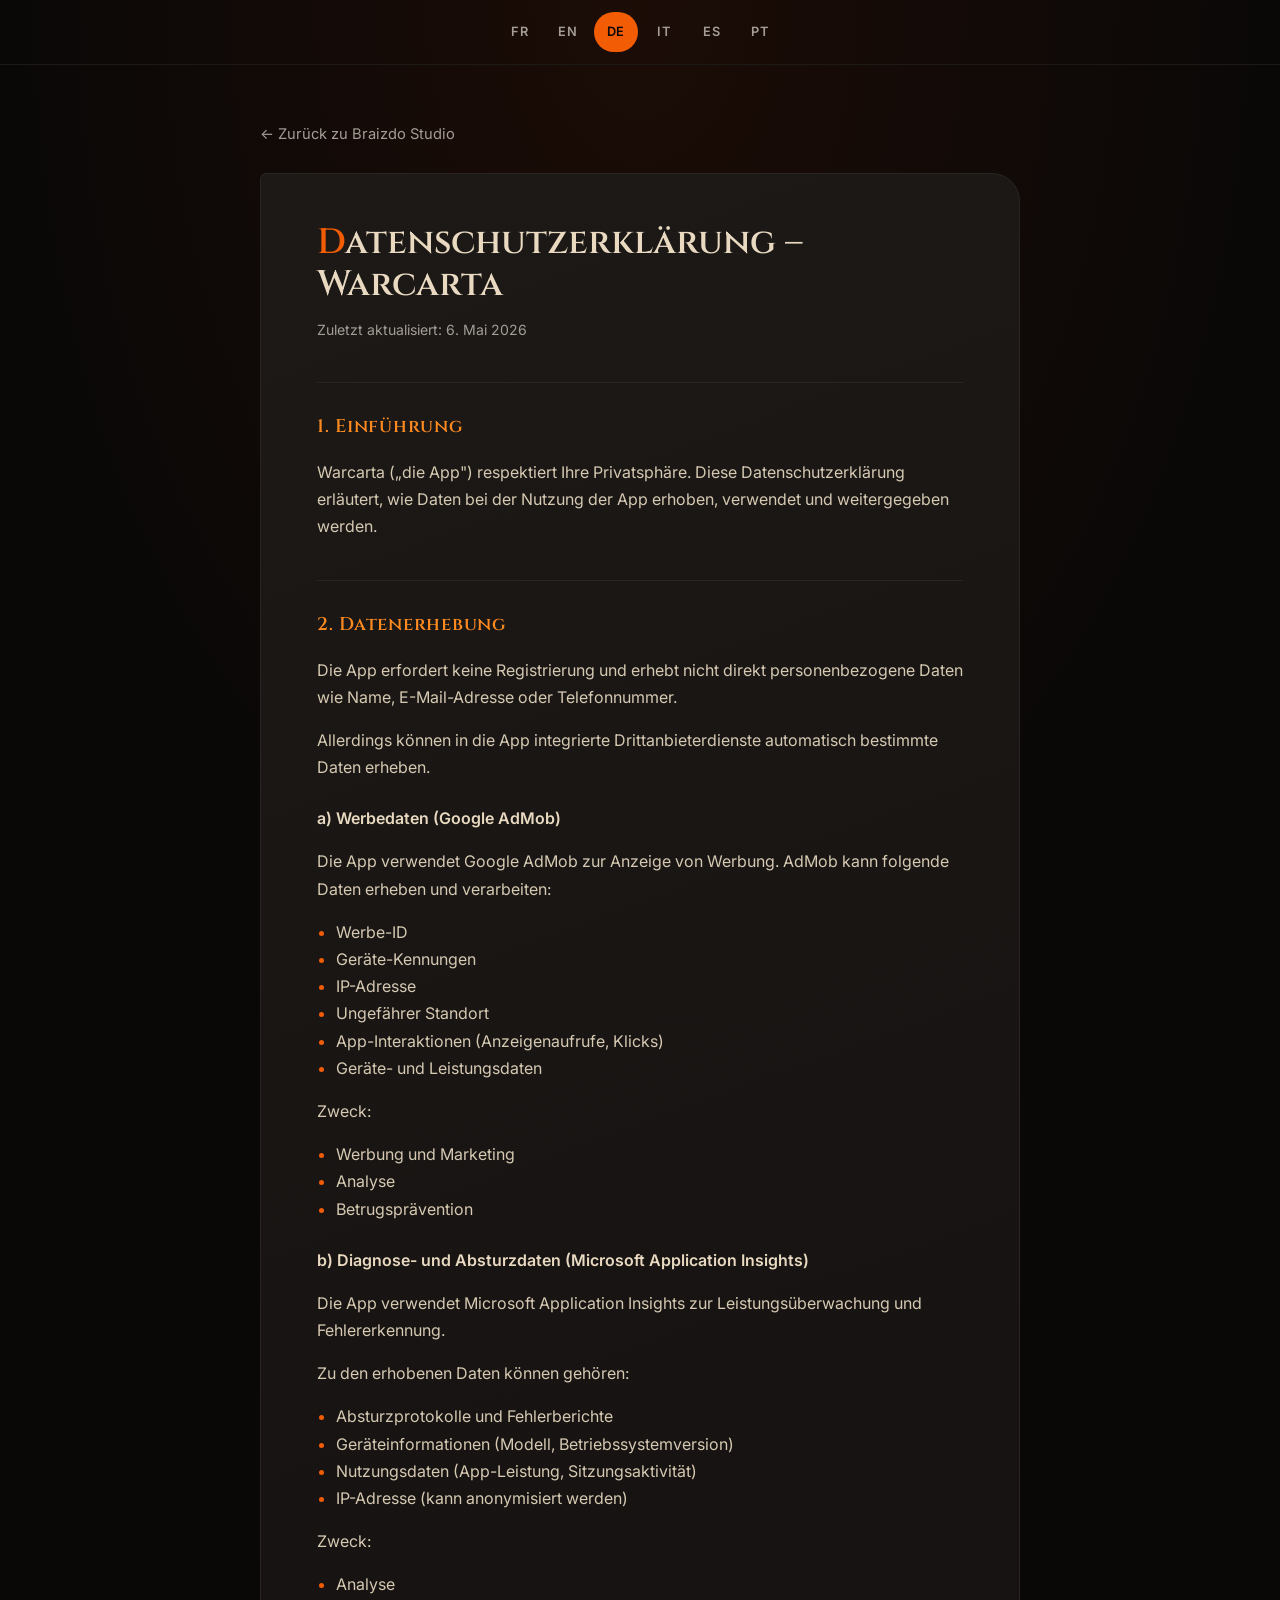
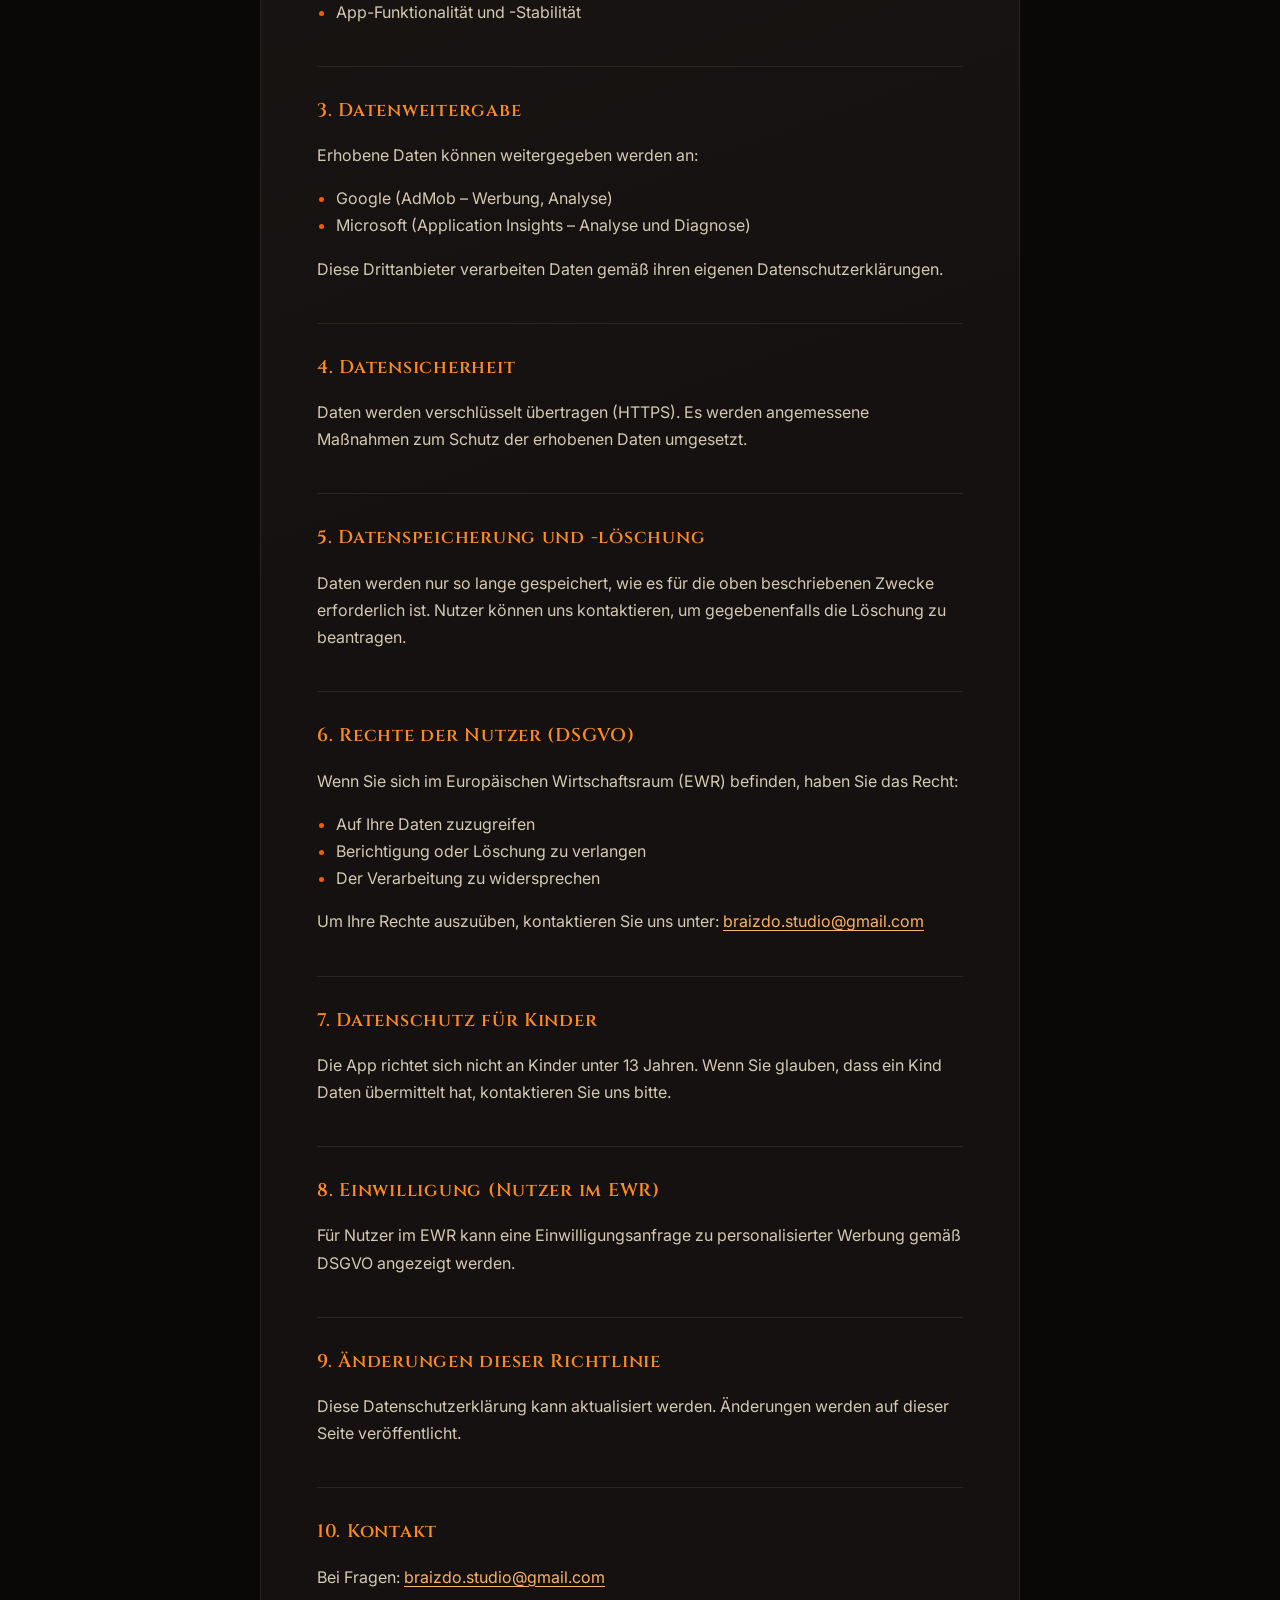
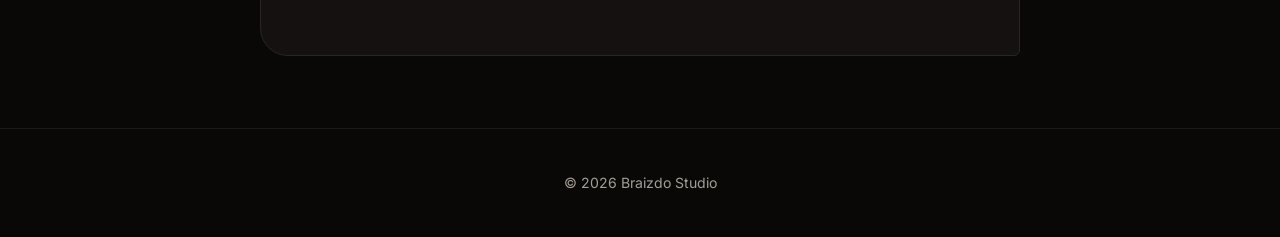
<file: de/privacy/warcarta.html>
<!DOCTYPE html>
<html lang="de">
<head>
<meta charset="UTF-8">
<meta name="viewport" content="width=device-width, initial-scale=1.0">
<meta name="theme-color" content="#0A0807">
<title>Datenschutzerklärung – Warcarta | Braizdo Studio</title>
<meta name="description" content="Datenschutzerklärung für das Mobile-Spiel Warcarta von Braizdo Studio.">
<link rel="canonical" href="https://braizdostudio-prog.github.io/de/privacy/warcarta.html">
<link rel="icon" type="image/png" href="../../assets/mark-180.png">
<link rel="apple-touch-icon" href="../../assets/mark-180.png">
<link rel="alternate" hreflang="fr" href="https://braizdostudio-prog.github.io/fr/privacy/warcarta.html">
<link rel="alternate" hreflang="en" href="https://braizdostudio-prog.github.io/en/privacy/warcarta.html">
<link rel="alternate" hreflang="de" href="https://braizdostudio-prog.github.io/de/privacy/warcarta.html">
<link rel="alternate" hreflang="it" href="https://braizdostudio-prog.github.io/it/privacy/warcarta.html">
<link rel="alternate" hreflang="es" href="https://braizdostudio-prog.github.io/es/privacy/warcarta.html">
<link rel="alternate" hreflang="pt" href="https://braizdostudio-prog.github.io/pt/privacy/warcarta.html">
<link rel="alternate" hreflang="x-default" href="https://braizdostudio-prog.github.io/en/privacy/warcarta.html">
<link rel="preconnect" href="https://fonts.googleapis.com">
<link rel="preconnect" href="https://fonts.gstatic.com" crossorigin>
<link href="https://fonts.googleapis.com/css2?family=Cinzel:wght@600&family=Inter:wght@400;500;600&display=swap" rel="stylesheet">
<link rel="stylesheet" href="../../assets/css/privacy.css">
</head>
<body>

<div class="topbar">
  <nav class="lang-switch" aria-label="Sprache">
    <a href="../../fr/privacy/warcarta.html">FR</a>
    <a href="../../en/privacy/warcarta.html">EN</a>
    <a href="warcarta.html" aria-current="page">DE</a>
    <a href="../../it/privacy/warcarta.html">IT</a>
    <a href="../../es/privacy/warcarta.html">ES</a>
    <a href="../../pt/privacy/warcarta.html">PT</a>
  </nav>
</div>

<main>
  <div class="doc">
    <a class="back" href="../">&larr; Zurück zu Braizdo Studio</a>
    <div class="card">
      <h1>Datenschutzerklärung – Warcarta</h1>
      <p class="updated">Zuletzt aktualisiert: 6. Mai 2026</p>

      <h2>1. Einführung</h2>
      <p>Warcarta („die App") respektiert Ihre Privatsphäre. Diese Datenschutzerklärung erläutert, wie Daten bei der Nutzung der App erhoben, verwendet und weitergegeben werden.</p>

      <h2>2. Datenerhebung</h2>
      <p>Die App erfordert keine Registrierung und erhebt nicht direkt personenbezogene Daten wie Name, E-Mail-Adresse oder Telefonnummer.</p>
      <p>Allerdings können in die App integrierte Drittanbieterdienste automatisch bestimmte Daten erheben.</p>

      <h3>a) Werbedaten (Google AdMob)</h3>
      <p>Die App verwendet Google AdMob zur Anzeige von Werbung. AdMob kann folgende Daten erheben und verarbeiten:</p>
      <ul>
        <li>Werbe-ID</li>
        <li>Geräte-Kennungen</li>
        <li>IP-Adresse</li>
        <li>Ungefährer Standort</li>
        <li>App-Interaktionen (Anzeigenaufrufe, Klicks)</li>
        <li>Geräte- und Leistungsdaten</li>
      </ul>
      <p>Zweck:</p>
      <ul>
        <li>Werbung und Marketing</li>
        <li>Analyse</li>
        <li>Betrugsprävention</li>
      </ul>

      <h3>b) Diagnose- und Absturzdaten (Microsoft Application Insights)</h3>
      <p>Die App verwendet Microsoft Application Insights zur Leistungsüberwachung und Fehlererkennung.</p>
      <p>Zu den erhobenen Daten können gehören:</p>
      <ul>
        <li>Absturzprotokolle und Fehlerberichte</li>
        <li>Geräteinformationen (Modell, Betriebssystemversion)</li>
        <li>Nutzungsdaten (App-Leistung, Sitzungsaktivität)</li>
        <li>IP-Adresse (kann anonymisiert werden)</li>
      </ul>
      <p>Zweck:</p>
      <ul>
        <li>Analyse</li>
        <li>App-Funktionalität und -Stabilität</li>
      </ul>

      <h2>3. Datenweitergabe</h2>
      <p>Erhobene Daten können weitergegeben werden an:</p>
      <ul>
        <li>Google (AdMob – Werbung, Analyse)</li>
        <li>Microsoft (Application Insights – Analyse und Diagnose)</li>
      </ul>
      <p>Diese Drittanbieter verarbeiten Daten gemäß ihren eigenen Datenschutzerklärungen.</p>

      <h2>4. Datensicherheit</h2>
      <p>Daten werden verschlüsselt übertragen (HTTPS). Es werden angemessene Maßnahmen zum Schutz der erhobenen Daten umgesetzt.</p>

      <h2>5. Datenspeicherung und -löschung</h2>
      <p>Daten werden nur so lange gespeichert, wie es für die oben beschriebenen Zwecke erforderlich ist. Nutzer können uns kontaktieren, um gegebenenfalls die Löschung zu beantragen.</p>

      <h2>6. Rechte der Nutzer (DSGVO)</h2>
      <p>Wenn Sie sich im Europäischen Wirtschaftsraum (EWR) befinden, haben Sie das Recht:</p>
      <ul>
        <li>Auf Ihre Daten zuzugreifen</li>
        <li>Berichtigung oder Löschung zu verlangen</li>
        <li>Der Verarbeitung zu widersprechen</li>
      </ul>
      <p>Um Ihre Rechte auszuüben, kontaktieren Sie uns unter: <a href="mailto:braizdo.studio@gmail.com">braizdo.studio@gmail.com</a></p>

      <h2>7. Datenschutz für Kinder</h2>
      <p>Die App richtet sich nicht an Kinder unter 13 Jahren. Wenn Sie glauben, dass ein Kind Daten übermittelt hat, kontaktieren Sie uns bitte.</p>

      <h2>8. Einwilligung (Nutzer im EWR)</h2>
      <p>Für Nutzer im EWR kann eine Einwilligungsanfrage zu personalisierter Werbung gemäß DSGVO angezeigt werden.</p>

      <h2>9. Änderungen dieser Richtlinie</h2>
      <p>Diese Datenschutzerklärung kann aktualisiert werden. Änderungen werden auf dieser Seite veröffentlicht.</p>

      <h2>10. Kontakt</h2>
      <p>Bei Fragen: <a href="mailto:braizdo.studio@gmail.com">braizdo.studio@gmail.com</a></p>
    </div>
  </div>
</main>

<footer>
  <p>&copy; 2026 Braizdo Studio</p>
</footer>

</body>
</html>
</file>
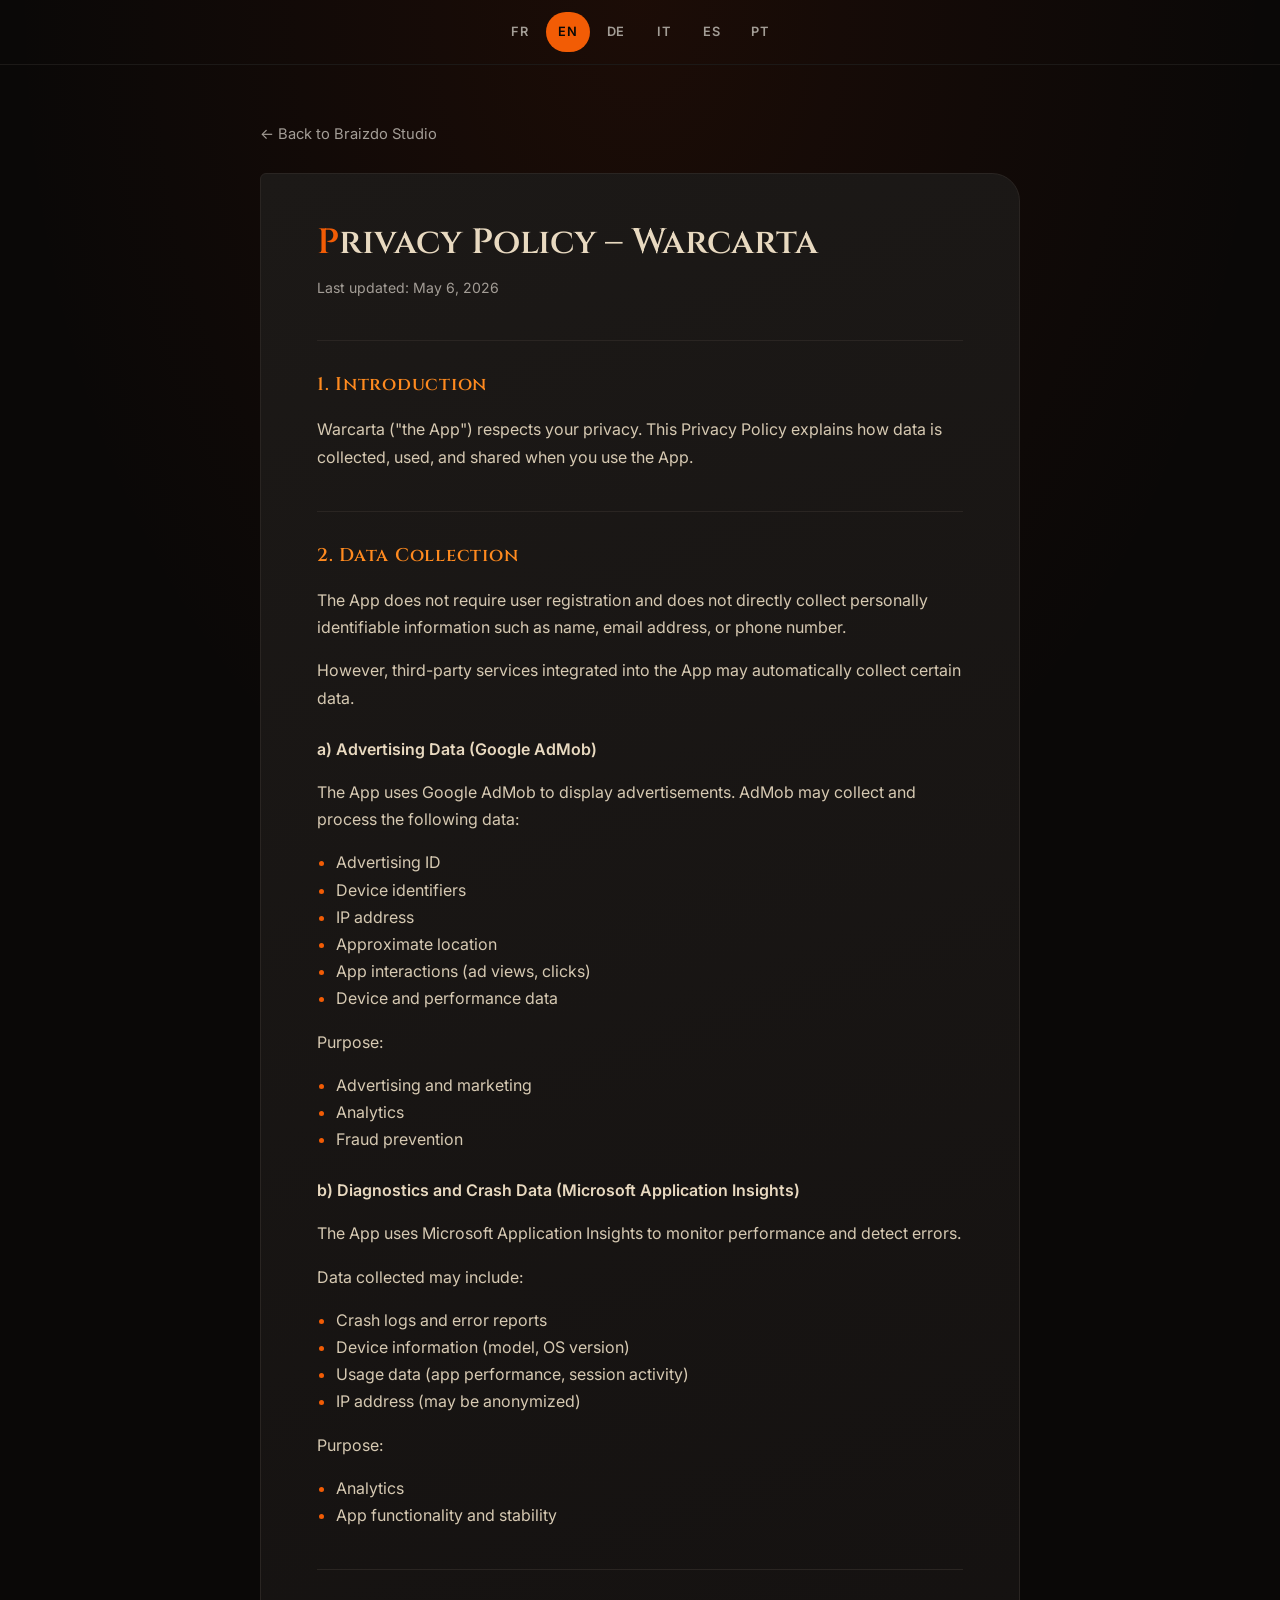
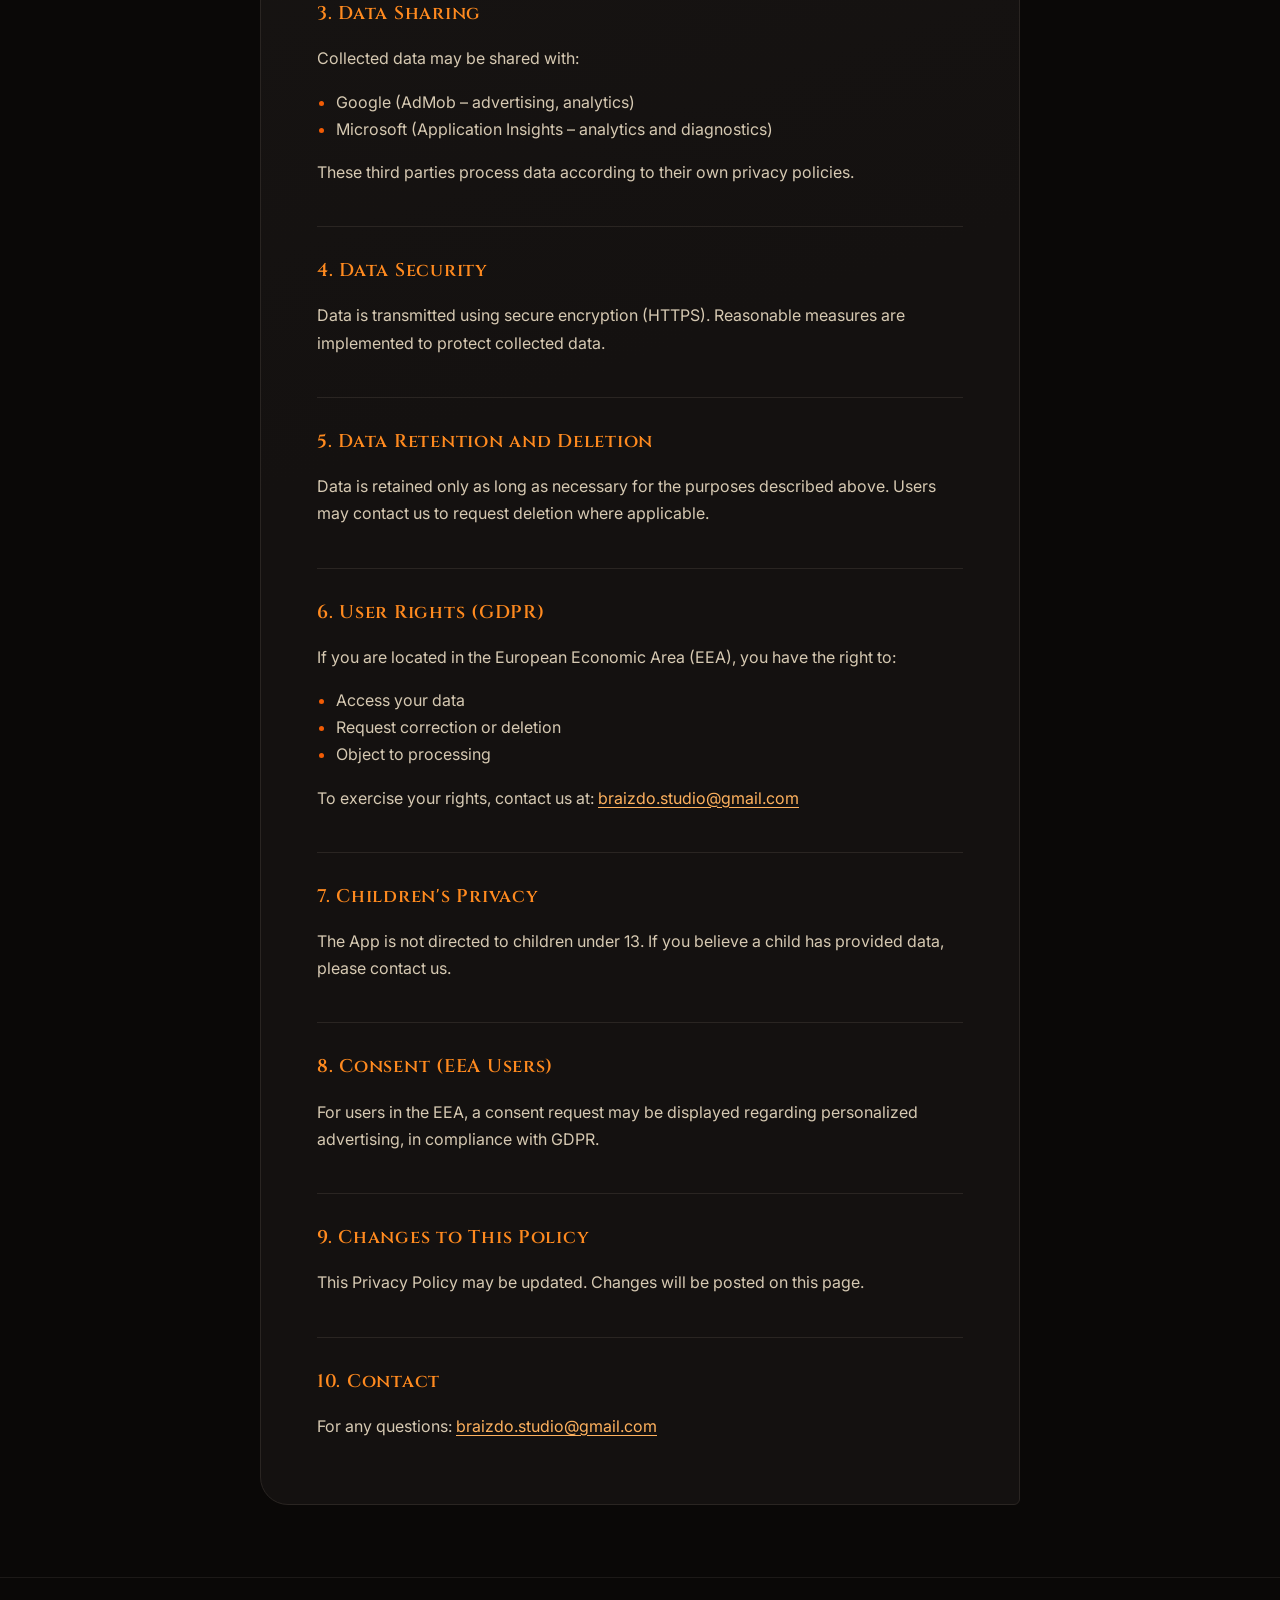
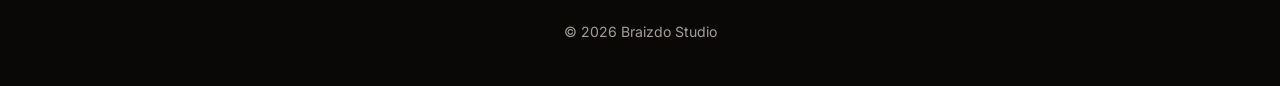
<file: en/privacy/warcarta.html>
<!DOCTYPE html>
<html lang="en">
<head>
<meta charset="UTF-8">
<meta name="viewport" content="width=device-width, initial-scale=1.0">
<meta name="theme-color" content="#0A0807">
<title>Privacy Policy – Warcarta | Braizdo Studio</title>
<meta name="description" content="Privacy Policy for the Warcarta mobile game by Braizdo Studio.">
<link rel="canonical" href="https://braizdostudio-prog.github.io/en/privacy/warcarta.html">
<link rel="icon" type="image/png" href="../../assets/mark-180.png">
<link rel="apple-touch-icon" href="../../assets/mark-180.png">
<link rel="alternate" hreflang="fr" href="https://braizdostudio-prog.github.io/fr/privacy/warcarta.html">
<link rel="alternate" hreflang="en" href="https://braizdostudio-prog.github.io/en/privacy/warcarta.html">
<link rel="alternate" hreflang="de" href="https://braizdostudio-prog.github.io/de/privacy/warcarta.html">
<link rel="alternate" hreflang="it" href="https://braizdostudio-prog.github.io/it/privacy/warcarta.html">
<link rel="alternate" hreflang="es" href="https://braizdostudio-prog.github.io/es/privacy/warcarta.html">
<link rel="alternate" hreflang="pt" href="https://braizdostudio-prog.github.io/pt/privacy/warcarta.html">
<link rel="alternate" hreflang="x-default" href="https://braizdostudio-prog.github.io/en/privacy/warcarta.html">
<link rel="preconnect" href="https://fonts.googleapis.com">
<link rel="preconnect" href="https://fonts.gstatic.com" crossorigin>
<link href="https://fonts.googleapis.com/css2?family=Cinzel:wght@600&family=Inter:wght@400;500;600&display=swap" rel="stylesheet">
<link rel="stylesheet" href="../../assets/css/privacy.css">
</head>
<body>

<div class="topbar">
  <nav class="lang-switch" aria-label="Language">
    <a href="../../fr/privacy/warcarta.html">FR</a>
    <a href="warcarta.html" aria-current="page">EN</a>
    <a href="../../de/privacy/warcarta.html">DE</a>
    <a href="../../it/privacy/warcarta.html">IT</a>
    <a href="../../es/privacy/warcarta.html">ES</a>
    <a href="../../pt/privacy/warcarta.html">PT</a>
  </nav>
</div>

<main>
  <div class="doc">
    <a class="back" href="../">&larr; Back to Braizdo Studio</a>
    <div class="card">
      <h1>Privacy Policy – Warcarta</h1>
      <p class="updated">Last updated: May 6, 2026</p>

      <h2>1. Introduction</h2>
      <p>Warcarta ("the App") respects your privacy. This Privacy Policy explains how data is collected, used, and shared when you use the App.</p>

      <h2>2. Data Collection</h2>
      <p>The App does not require user registration and does not directly collect personally identifiable information such as name, email address, or phone number.</p>
      <p>However, third-party services integrated into the App may automatically collect certain data.</p>

      <h3>a) Advertising Data (Google AdMob)</h3>
      <p>The App uses Google AdMob to display advertisements. AdMob may collect and process the following data:</p>
      <ul>
        <li>Advertising ID</li>
        <li>Device identifiers</li>
        <li>IP address</li>
        <li>Approximate location</li>
        <li>App interactions (ad views, clicks)</li>
        <li>Device and performance data</li>
      </ul>
      <p>Purpose:</p>
      <ul>
        <li>Advertising and marketing</li>
        <li>Analytics</li>
        <li>Fraud prevention</li>
      </ul>

      <h3>b) Diagnostics and Crash Data (Microsoft Application Insights)</h3>
      <p>The App uses Microsoft Application Insights to monitor performance and detect errors.</p>
      <p>Data collected may include:</p>
      <ul>
        <li>Crash logs and error reports</li>
        <li>Device information (model, OS version)</li>
        <li>Usage data (app performance, session activity)</li>
        <li>IP address (may be anonymized)</li>
      </ul>
      <p>Purpose:</p>
      <ul>
        <li>Analytics</li>
        <li>App functionality and stability</li>
      </ul>

      <h2>3. Data Sharing</h2>
      <p>Collected data may be shared with:</p>
      <ul>
        <li>Google (AdMob – advertising, analytics)</li>
        <li>Microsoft (Application Insights – analytics and diagnostics)</li>
      </ul>
      <p>These third parties process data according to their own privacy policies.</p>

      <h2>4. Data Security</h2>
      <p>Data is transmitted using secure encryption (HTTPS). Reasonable measures are implemented to protect collected data.</p>

      <h2>5. Data Retention and Deletion</h2>
      <p>Data is retained only as long as necessary for the purposes described above. Users may contact us to request deletion where applicable.</p>

      <h2>6. User Rights (GDPR)</h2>
      <p>If you are located in the European Economic Area (EEA), you have the right to:</p>
      <ul>
        <li>Access your data</li>
        <li>Request correction or deletion</li>
        <li>Object to processing</li>
      </ul>
      <p>To exercise your rights, contact us at: <a href="mailto:braizdo.studio@gmail.com">braizdo.studio@gmail.com</a></p>

      <h2>7. Children's Privacy</h2>
      <p>The App is not directed to children under 13. If you believe a child has provided data, please contact us.</p>

      <h2>8. Consent (EEA Users)</h2>
      <p>For users in the EEA, a consent request may be displayed regarding personalized advertising, in compliance with GDPR.</p>

      <h2>9. Changes to This Policy</h2>
      <p>This Privacy Policy may be updated. Changes will be posted on this page.</p>

      <h2>10. Contact</h2>
      <p>For any questions: <a href="mailto:braizdo.studio@gmail.com">braizdo.studio@gmail.com</a></p>
    </div>
  </div>
</main>

<footer>
  <p>&copy; 2026 Braizdo Studio</p>
</footer>

</body>
</html>
</file>
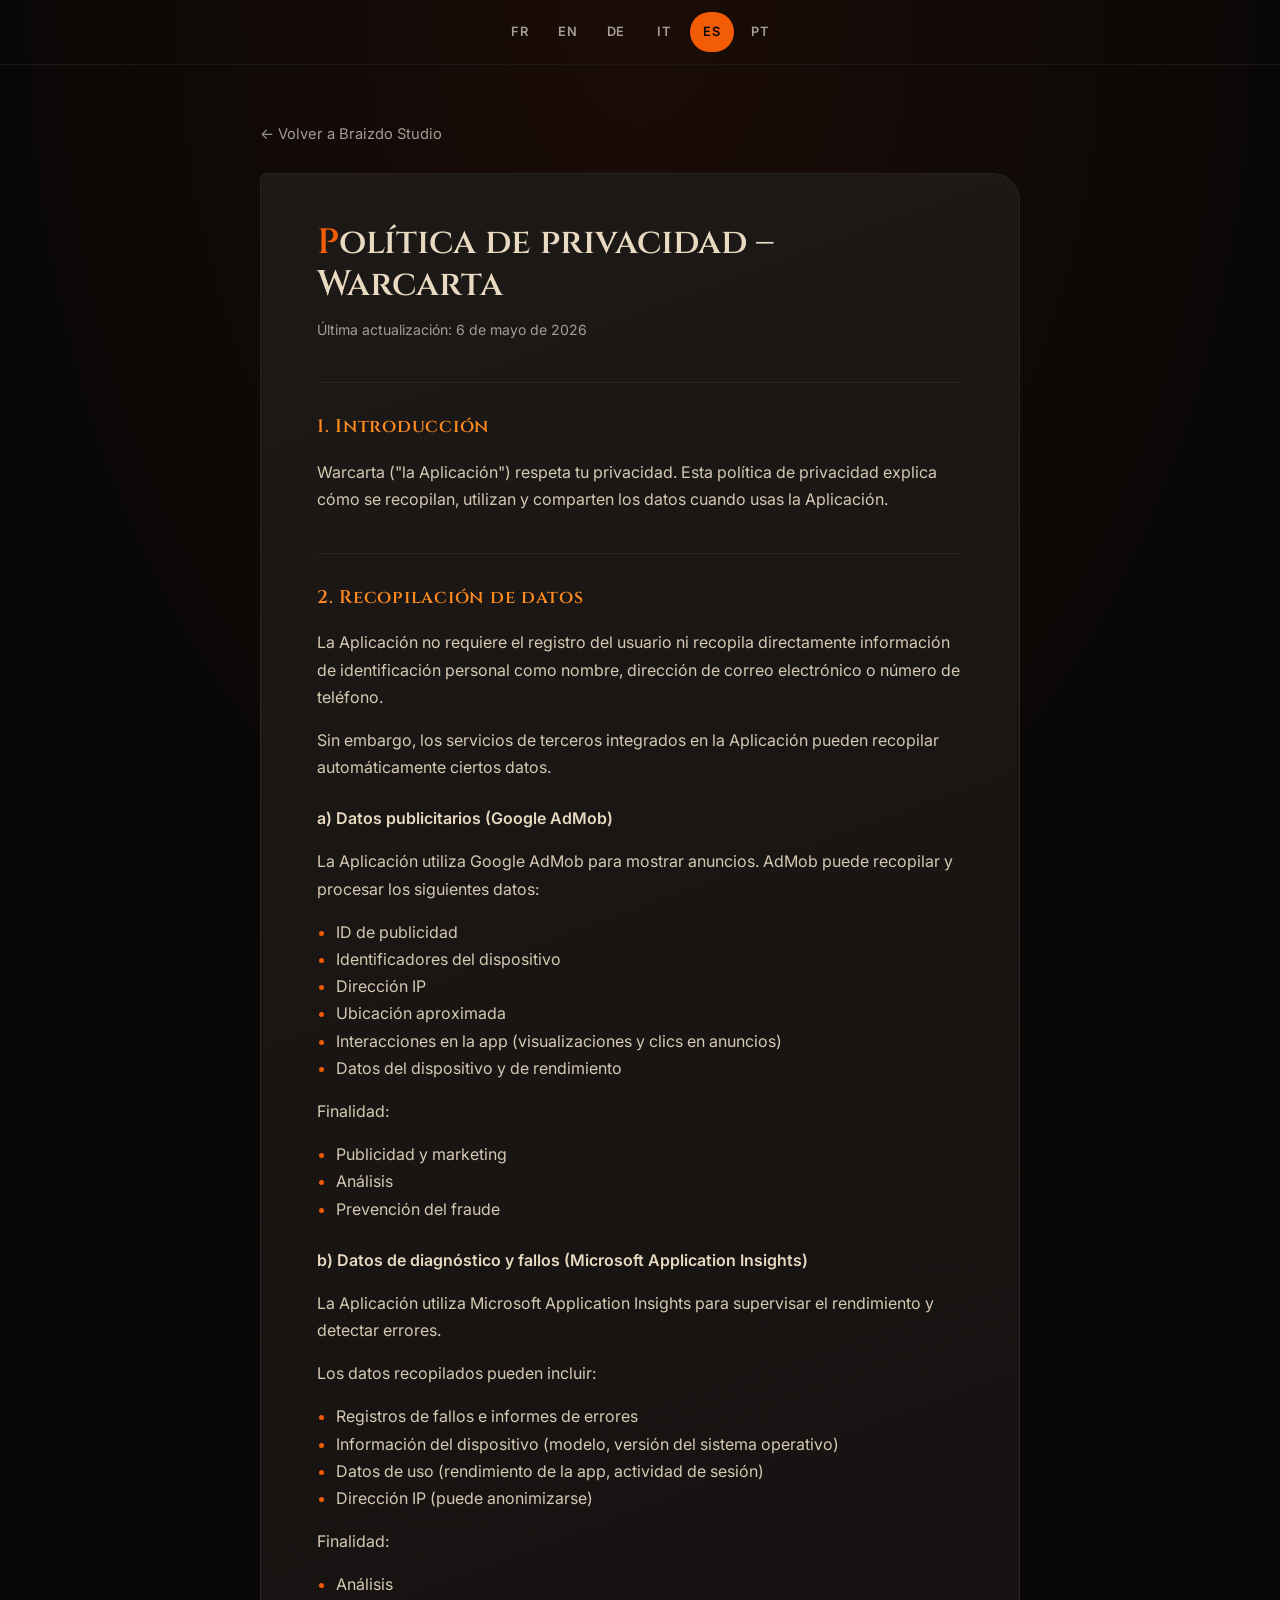
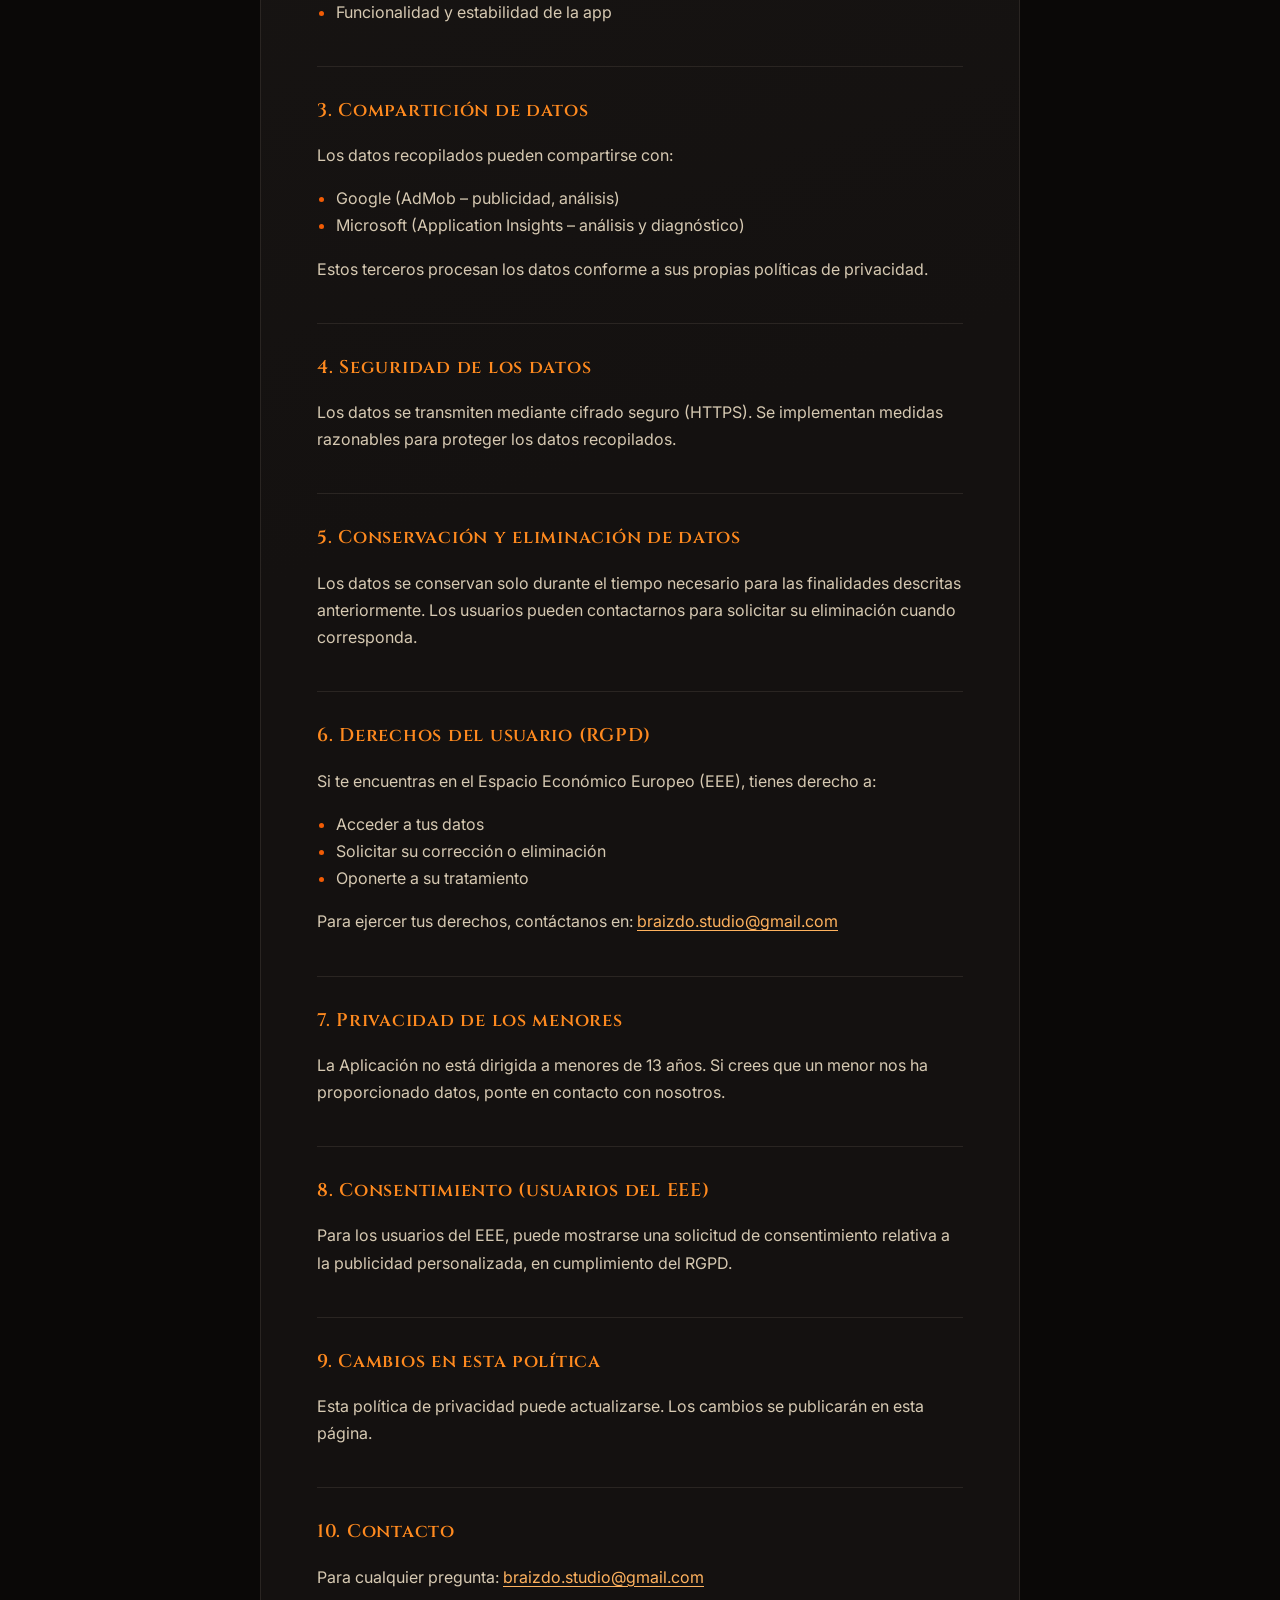
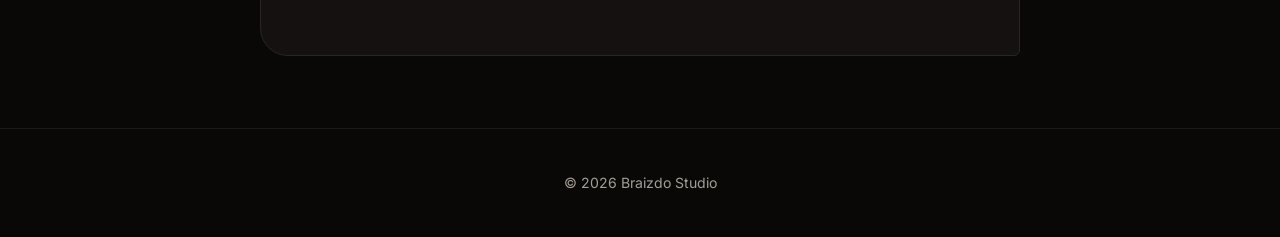
<file: es/privacy/warcarta.html>
<!DOCTYPE html>
<html lang="es">
<head>
<meta charset="UTF-8">
<meta name="viewport" content="width=device-width, initial-scale=1.0">
<meta name="theme-color" content="#0A0807">
<title>Política de privacidad – Warcarta | Braizdo Studio</title>
<meta name="description" content="Política de privacidad del juego móvil Warcarta de Braizdo Studio.">
<link rel="canonical" href="https://braizdostudio-prog.github.io/es/privacy/warcarta.html">
<link rel="icon" type="image/png" href="../../assets/mark-180.png">
<link rel="apple-touch-icon" href="../../assets/mark-180.png">
<link rel="alternate" hreflang="fr" href="https://braizdostudio-prog.github.io/fr/privacy/warcarta.html">
<link rel="alternate" hreflang="en" href="https://braizdostudio-prog.github.io/en/privacy/warcarta.html">
<link rel="alternate" hreflang="de" href="https://braizdostudio-prog.github.io/de/privacy/warcarta.html">
<link rel="alternate" hreflang="it" href="https://braizdostudio-prog.github.io/it/privacy/warcarta.html">
<link rel="alternate" hreflang="es" href="https://braizdostudio-prog.github.io/es/privacy/warcarta.html">
<link rel="alternate" hreflang="pt" href="https://braizdostudio-prog.github.io/pt/privacy/warcarta.html">
<link rel="alternate" hreflang="x-default" href="https://braizdostudio-prog.github.io/en/privacy/warcarta.html">
<link rel="preconnect" href="https://fonts.googleapis.com">
<link rel="preconnect" href="https://fonts.gstatic.com" crossorigin>
<link href="https://fonts.googleapis.com/css2?family=Cinzel:wght@600&family=Inter:wght@400;500;600&display=swap" rel="stylesheet">
<link rel="stylesheet" href="../../assets/css/privacy.css">
</head>
<body>

<div class="topbar">
  <nav class="lang-switch" aria-label="Idioma">
    <a href="../../fr/privacy/warcarta.html">FR</a>
    <a href="../../en/privacy/warcarta.html">EN</a>
    <a href="../../de/privacy/warcarta.html">DE</a>
    <a href="../../it/privacy/warcarta.html">IT</a>
    <a href="warcarta.html" aria-current="page">ES</a>
    <a href="../../pt/privacy/warcarta.html">PT</a>
  </nav>
</div>

<main>
  <div class="doc">
    <a class="back" href="../">&larr; Volver a Braizdo Studio</a>
    <div class="card">
      <h1>Política de privacidad – Warcarta</h1>
      <p class="updated">Última actualización: 6 de mayo de 2026</p>

      <h2>1. Introducción</h2>
      <p>Warcarta ("la Aplicación") respeta tu privacidad. Esta política de privacidad explica cómo se recopilan, utilizan y comparten los datos cuando usas la Aplicación.</p>

      <h2>2. Recopilación de datos</h2>
      <p>La Aplicación no requiere el registro del usuario ni recopila directamente información de identificación personal como nombre, dirección de correo electrónico o número de teléfono.</p>
      <p>Sin embargo, los servicios de terceros integrados en la Aplicación pueden recopilar automáticamente ciertos datos.</p>

      <h3>a) Datos publicitarios (Google AdMob)</h3>
      <p>La Aplicación utiliza Google AdMob para mostrar anuncios. AdMob puede recopilar y procesar los siguientes datos:</p>
      <ul>
        <li>ID de publicidad</li>
        <li>Identificadores del dispositivo</li>
        <li>Dirección IP</li>
        <li>Ubicación aproximada</li>
        <li>Interacciones en la app (visualizaciones y clics en anuncios)</li>
        <li>Datos del dispositivo y de rendimiento</li>
      </ul>
      <p>Finalidad:</p>
      <ul>
        <li>Publicidad y marketing</li>
        <li>Análisis</li>
        <li>Prevención del fraude</li>
      </ul>

      <h3>b) Datos de diagnóstico y fallos (Microsoft Application Insights)</h3>
      <p>La Aplicación utiliza Microsoft Application Insights para supervisar el rendimiento y detectar errores.</p>
      <p>Los datos recopilados pueden incluir:</p>
      <ul>
        <li>Registros de fallos e informes de errores</li>
        <li>Información del dispositivo (modelo, versión del sistema operativo)</li>
        <li>Datos de uso (rendimiento de la app, actividad de sesión)</li>
        <li>Dirección IP (puede anonimizarse)</li>
      </ul>
      <p>Finalidad:</p>
      <ul>
        <li>Análisis</li>
        <li>Funcionalidad y estabilidad de la app</li>
      </ul>

      <h2>3. Compartición de datos</h2>
      <p>Los datos recopilados pueden compartirse con:</p>
      <ul>
        <li>Google (AdMob – publicidad, análisis)</li>
        <li>Microsoft (Application Insights – análisis y diagnóstico)</li>
      </ul>
      <p>Estos terceros procesan los datos conforme a sus propias políticas de privacidad.</p>

      <h2>4. Seguridad de los datos</h2>
      <p>Los datos se transmiten mediante cifrado seguro (HTTPS). Se implementan medidas razonables para proteger los datos recopilados.</p>

      <h2>5. Conservación y eliminación de datos</h2>
      <p>Los datos se conservan solo durante el tiempo necesario para las finalidades descritas anteriormente. Los usuarios pueden contactarnos para solicitar su eliminación cuando corresponda.</p>

      <h2>6. Derechos del usuario (RGPD)</h2>
      <p>Si te encuentras en el Espacio Económico Europeo (EEE), tienes derecho a:</p>
      <ul>
        <li>Acceder a tus datos</li>
        <li>Solicitar su corrección o eliminación</li>
        <li>Oponerte a su tratamiento</li>
      </ul>
      <p>Para ejercer tus derechos, contáctanos en: <a href="mailto:braizdo.studio@gmail.com">braizdo.studio@gmail.com</a></p>

      <h2>7. Privacidad de los menores</h2>
      <p>La Aplicación no está dirigida a menores de 13 años. Si crees que un menor nos ha proporcionado datos, ponte en contacto con nosotros.</p>

      <h2>8. Consentimiento (usuarios del EEE)</h2>
      <p>Para los usuarios del EEE, puede mostrarse una solicitud de consentimiento relativa a la publicidad personalizada, en cumplimiento del RGPD.</p>

      <h2>9. Cambios en esta política</h2>
      <p>Esta política de privacidad puede actualizarse. Los cambios se publicarán en esta página.</p>

      <h2>10. Contacto</h2>
      <p>Para cualquier pregunta: <a href="mailto:braizdo.studio@gmail.com">braizdo.studio@gmail.com</a></p>
    </div>
  </div>
</main>

<footer>
  <p>&copy; 2026 Braizdo Studio</p>
</footer>

</body>
</html>
</file>
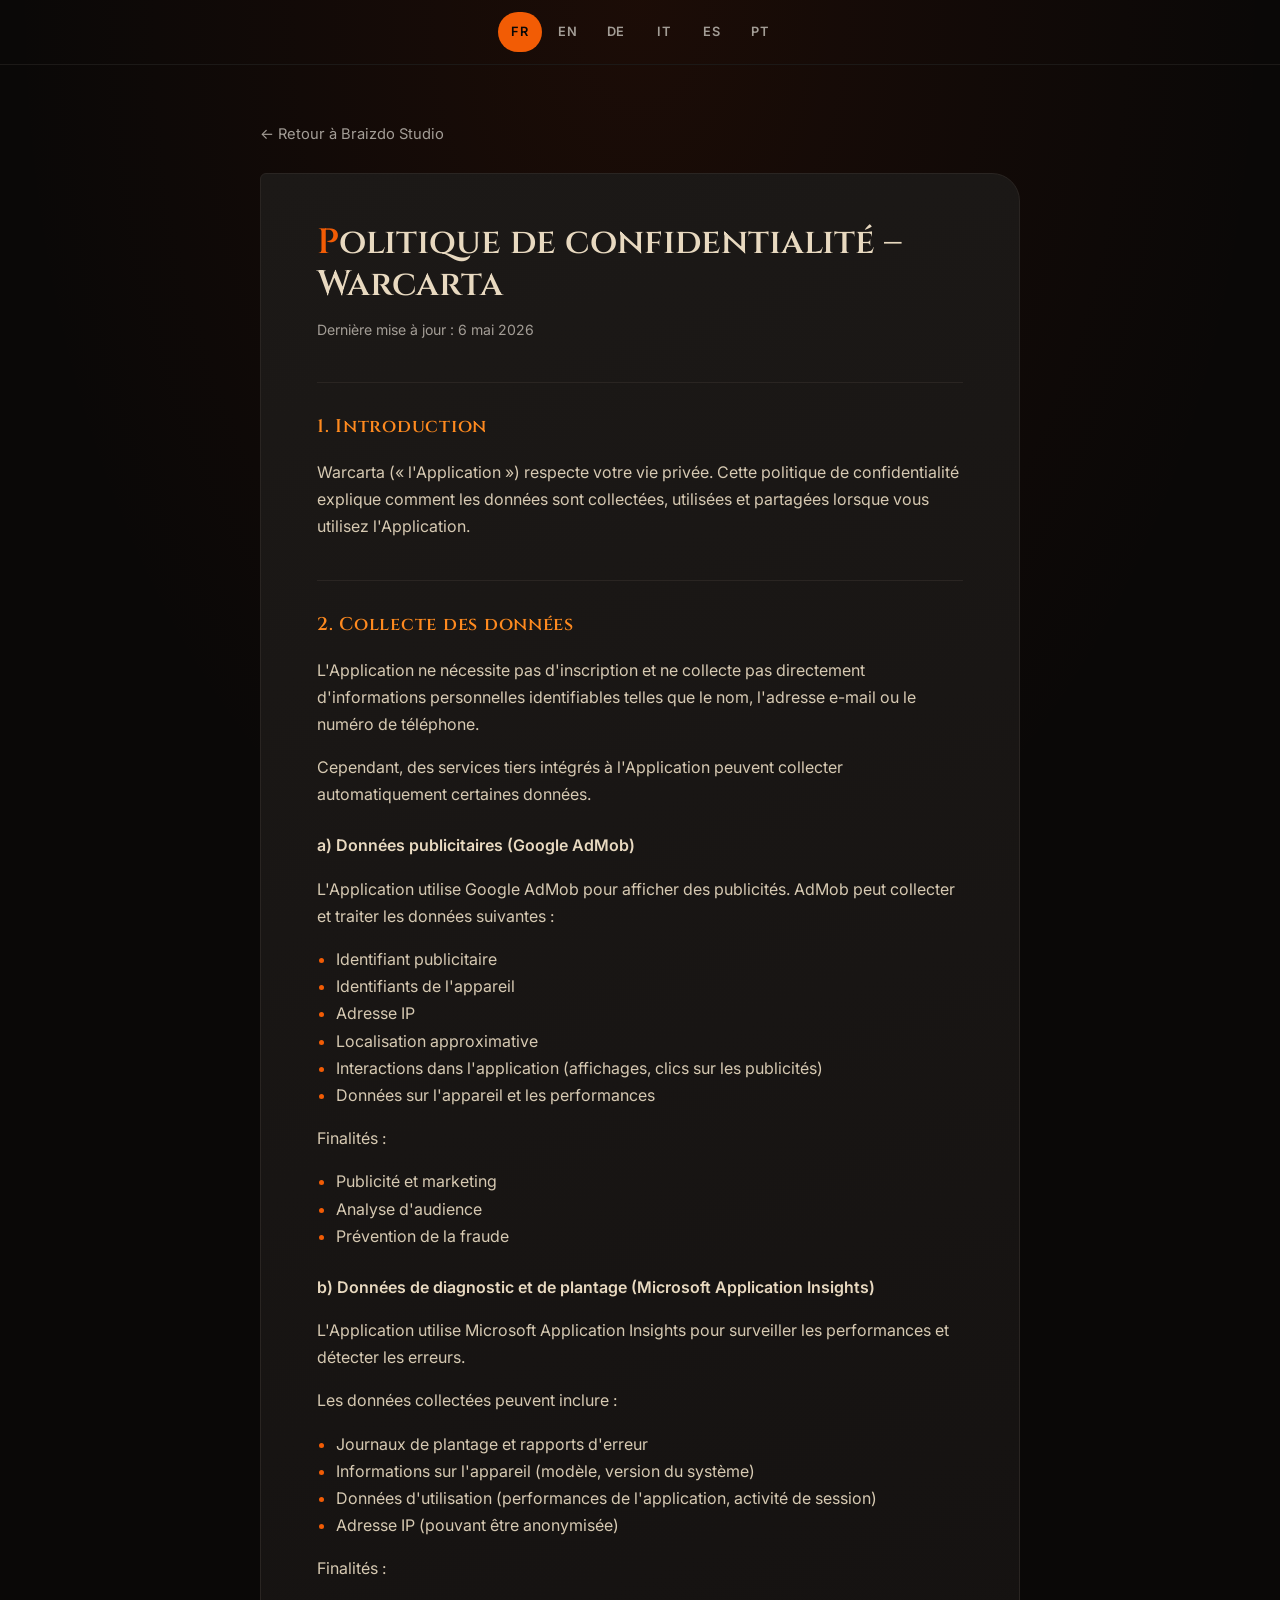
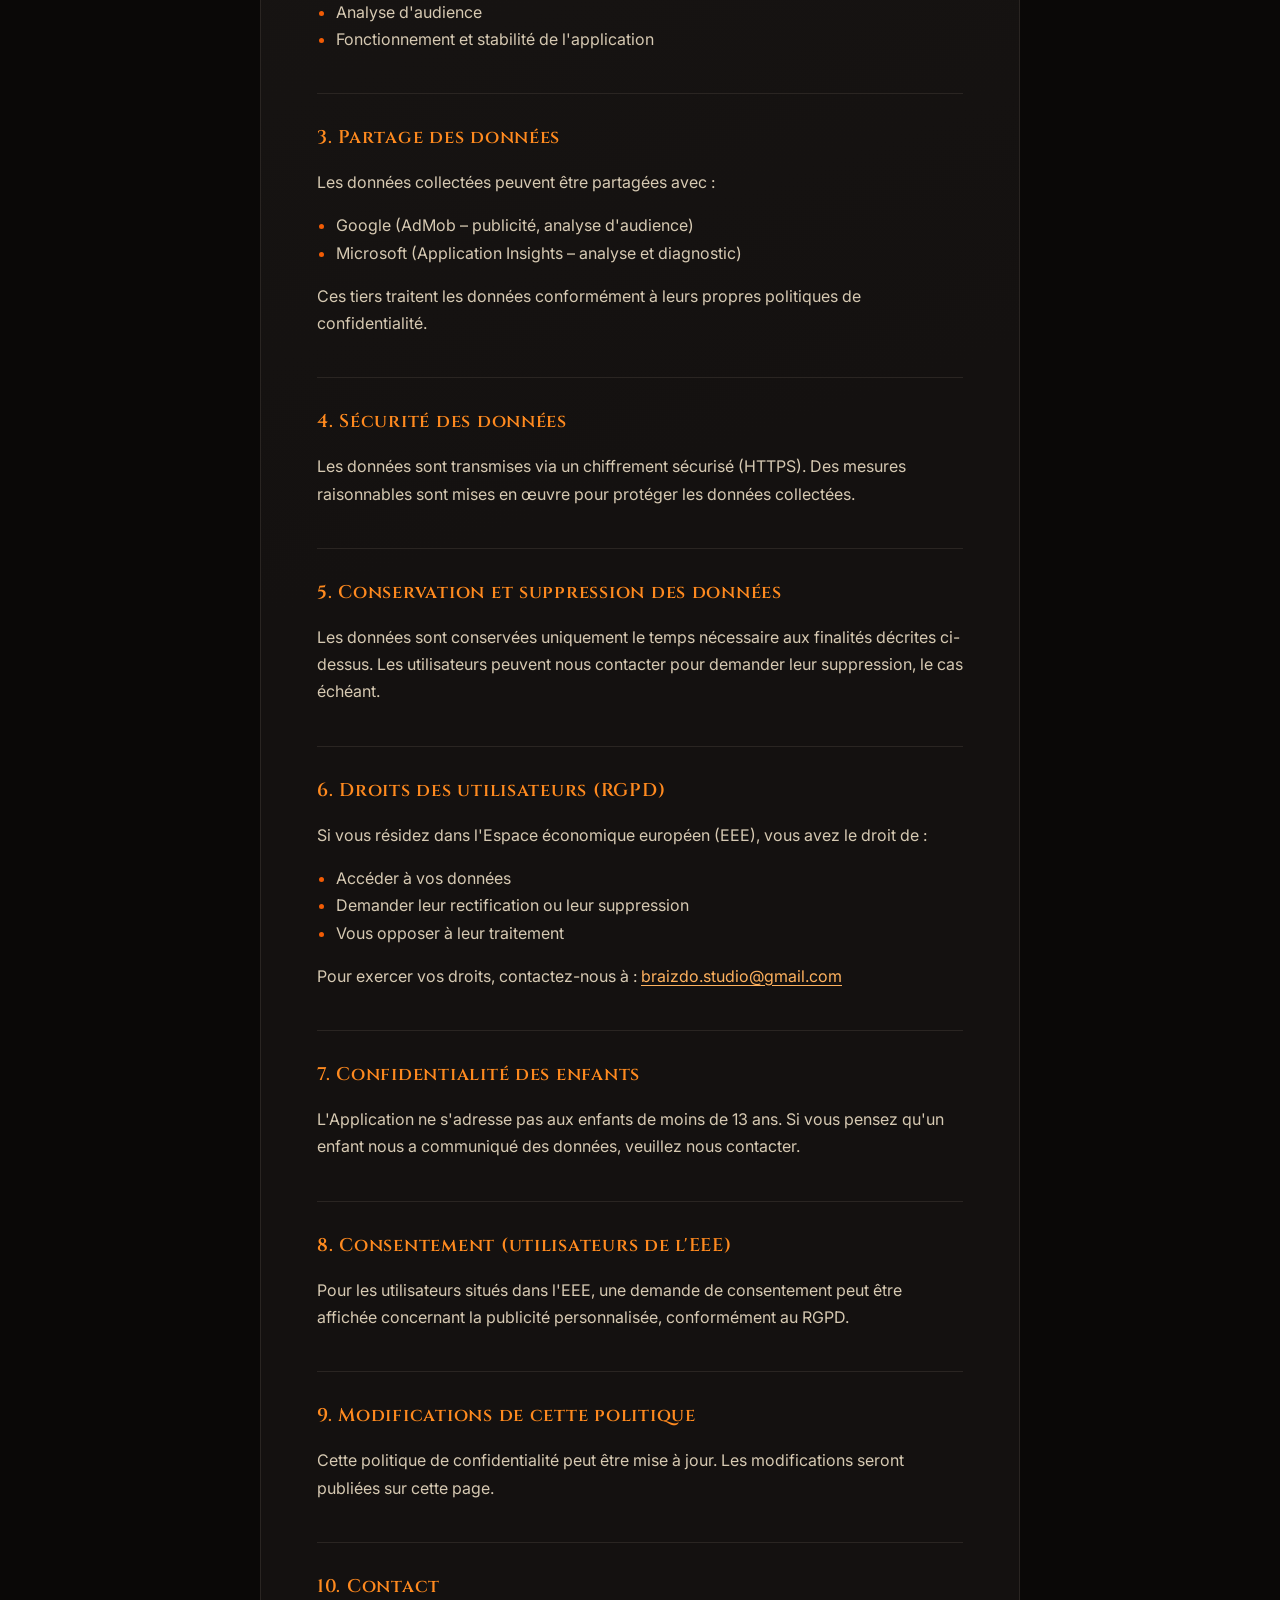
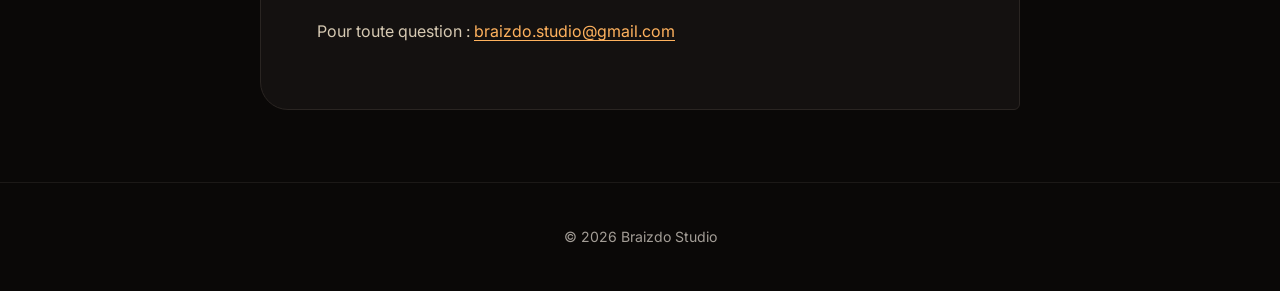
<file: fr/privacy/warcarta.html>
<!DOCTYPE html>
<html lang="fr">
<head>
<meta charset="UTF-8">
<meta name="viewport" content="width=device-width, initial-scale=1.0">
<meta name="theme-color" content="#0A0807">
<title>Politique de confidentialité – Warcarta | Braizdo Studio</title>
<meta name="description" content="Politique de confidentialité du jeu mobile Warcarta par Braizdo Studio.">
<link rel="canonical" href="https://braizdostudio-prog.github.io/fr/privacy/warcarta.html">
<link rel="icon" type="image/png" href="../../assets/mark-180.png">
<link rel="apple-touch-icon" href="../../assets/mark-180.png">
<link rel="alternate" hreflang="fr" href="https://braizdostudio-prog.github.io/fr/privacy/warcarta.html">
<link rel="alternate" hreflang="en" href="https://braizdostudio-prog.github.io/en/privacy/warcarta.html">
<link rel="alternate" hreflang="de" href="https://braizdostudio-prog.github.io/de/privacy/warcarta.html">
<link rel="alternate" hreflang="it" href="https://braizdostudio-prog.github.io/it/privacy/warcarta.html">
<link rel="alternate" hreflang="es" href="https://braizdostudio-prog.github.io/es/privacy/warcarta.html">
<link rel="alternate" hreflang="pt" href="https://braizdostudio-prog.github.io/pt/privacy/warcarta.html">
<link rel="alternate" hreflang="x-default" href="https://braizdostudio-prog.github.io/en/privacy/warcarta.html">
<link rel="preconnect" href="https://fonts.googleapis.com">
<link rel="preconnect" href="https://fonts.gstatic.com" crossorigin>
<link href="https://fonts.googleapis.com/css2?family=Cinzel:wght@600&family=Inter:wght@400;500;600&display=swap" rel="stylesheet">
<link rel="stylesheet" href="../../assets/css/privacy.css">
</head>
<body>

<div class="topbar">
  <nav class="lang-switch" aria-label="Langue">
    <a href="warcarta.html" aria-current="page">FR</a>
    <a href="../../en/privacy/warcarta.html">EN</a>
    <a href="../../de/privacy/warcarta.html">DE</a>
    <a href="../../it/privacy/warcarta.html">IT</a>
    <a href="../../es/privacy/warcarta.html">ES</a>
    <a href="../../pt/privacy/warcarta.html">PT</a>
  </nav>
</div>

<main>
  <div class="doc">
    <a class="back" href="../">&larr; Retour à Braizdo Studio</a>
    <div class="card">
      <h1>Politique de confidentialité – Warcarta</h1>
      <p class="updated">Dernière mise à jour : 6 mai 2026</p>

      <h2>1. Introduction</h2>
      <p>Warcarta (« l'Application ») respecte votre vie privée. Cette politique de confidentialité explique comment les données sont collectées, utilisées et partagées lorsque vous utilisez l'Application.</p>

      <h2>2. Collecte des données</h2>
      <p>L'Application ne nécessite pas d'inscription et ne collecte pas directement d'informations personnelles identifiables telles que le nom, l'adresse e-mail ou le numéro de téléphone.</p>
      <p>Cependant, des services tiers intégrés à l'Application peuvent collecter automatiquement certaines données.</p>

      <h3>a) Données publicitaires (Google AdMob)</h3>
      <p>L'Application utilise Google AdMob pour afficher des publicités. AdMob peut collecter et traiter les données suivantes :</p>
      <ul>
        <li>Identifiant publicitaire</li>
        <li>Identifiants de l'appareil</li>
        <li>Adresse IP</li>
        <li>Localisation approximative</li>
        <li>Interactions dans l'application (affichages, clics sur les publicités)</li>
        <li>Données sur l'appareil et les performances</li>
      </ul>
      <p>Finalités :</p>
      <ul>
        <li>Publicité et marketing</li>
        <li>Analyse d'audience</li>
        <li>Prévention de la fraude</li>
      </ul>

      <h3>b) Données de diagnostic et de plantage (Microsoft Application Insights)</h3>
      <p>L'Application utilise Microsoft Application Insights pour surveiller les performances et détecter les erreurs.</p>
      <p>Les données collectées peuvent inclure :</p>
      <ul>
        <li>Journaux de plantage et rapports d'erreur</li>
        <li>Informations sur l'appareil (modèle, version du système)</li>
        <li>Données d'utilisation (performances de l'application, activité de session)</li>
        <li>Adresse IP (pouvant être anonymisée)</li>
      </ul>
      <p>Finalités :</p>
      <ul>
        <li>Analyse d'audience</li>
        <li>Fonctionnement et stabilité de l'application</li>
      </ul>

      <h2>3. Partage des données</h2>
      <p>Les données collectées peuvent être partagées avec :</p>
      <ul>
        <li>Google (AdMob – publicité, analyse d'audience)</li>
        <li>Microsoft (Application Insights – analyse et diagnostic)</li>
      </ul>
      <p>Ces tiers traitent les données conformément à leurs propres politiques de confidentialité.</p>

      <h2>4. Sécurité des données</h2>
      <p>Les données sont transmises via un chiffrement sécurisé (HTTPS). Des mesures raisonnables sont mises en œuvre pour protéger les données collectées.</p>

      <h2>5. Conservation et suppression des données</h2>
      <p>Les données sont conservées uniquement le temps nécessaire aux finalités décrites ci-dessus. Les utilisateurs peuvent nous contacter pour demander leur suppression, le cas échéant.</p>

      <h2>6. Droits des utilisateurs (RGPD)</h2>
      <p>Si vous résidez dans l'Espace économique européen (EEE), vous avez le droit de :</p>
      <ul>
        <li>Accéder à vos données</li>
        <li>Demander leur rectification ou leur suppression</li>
        <li>Vous opposer à leur traitement</li>
      </ul>
      <p>Pour exercer vos droits, contactez-nous à : <a href="mailto:braizdo.studio@gmail.com">braizdo.studio@gmail.com</a></p>

      <h2>7. Confidentialité des enfants</h2>
      <p>L'Application ne s'adresse pas aux enfants de moins de 13 ans. Si vous pensez qu'un enfant nous a communiqué des données, veuillez nous contacter.</p>

      <h2>8. Consentement (utilisateurs de l'EEE)</h2>
      <p>Pour les utilisateurs situés dans l'EEE, une demande de consentement peut être affichée concernant la publicité personnalisée, conformément au RGPD.</p>

      <h2>9. Modifications de cette politique</h2>
      <p>Cette politique de confidentialité peut être mise à jour. Les modifications seront publiées sur cette page.</p>

      <h2>10. Contact</h2>
      <p>Pour toute question : <a href="mailto:braizdo.studio@gmail.com">braizdo.studio@gmail.com</a></p>
    </div>
  </div>
</main>

<footer>
  <p>&copy; 2026 Braizdo Studio</p>
</footer>

</body>
</html>
</file>
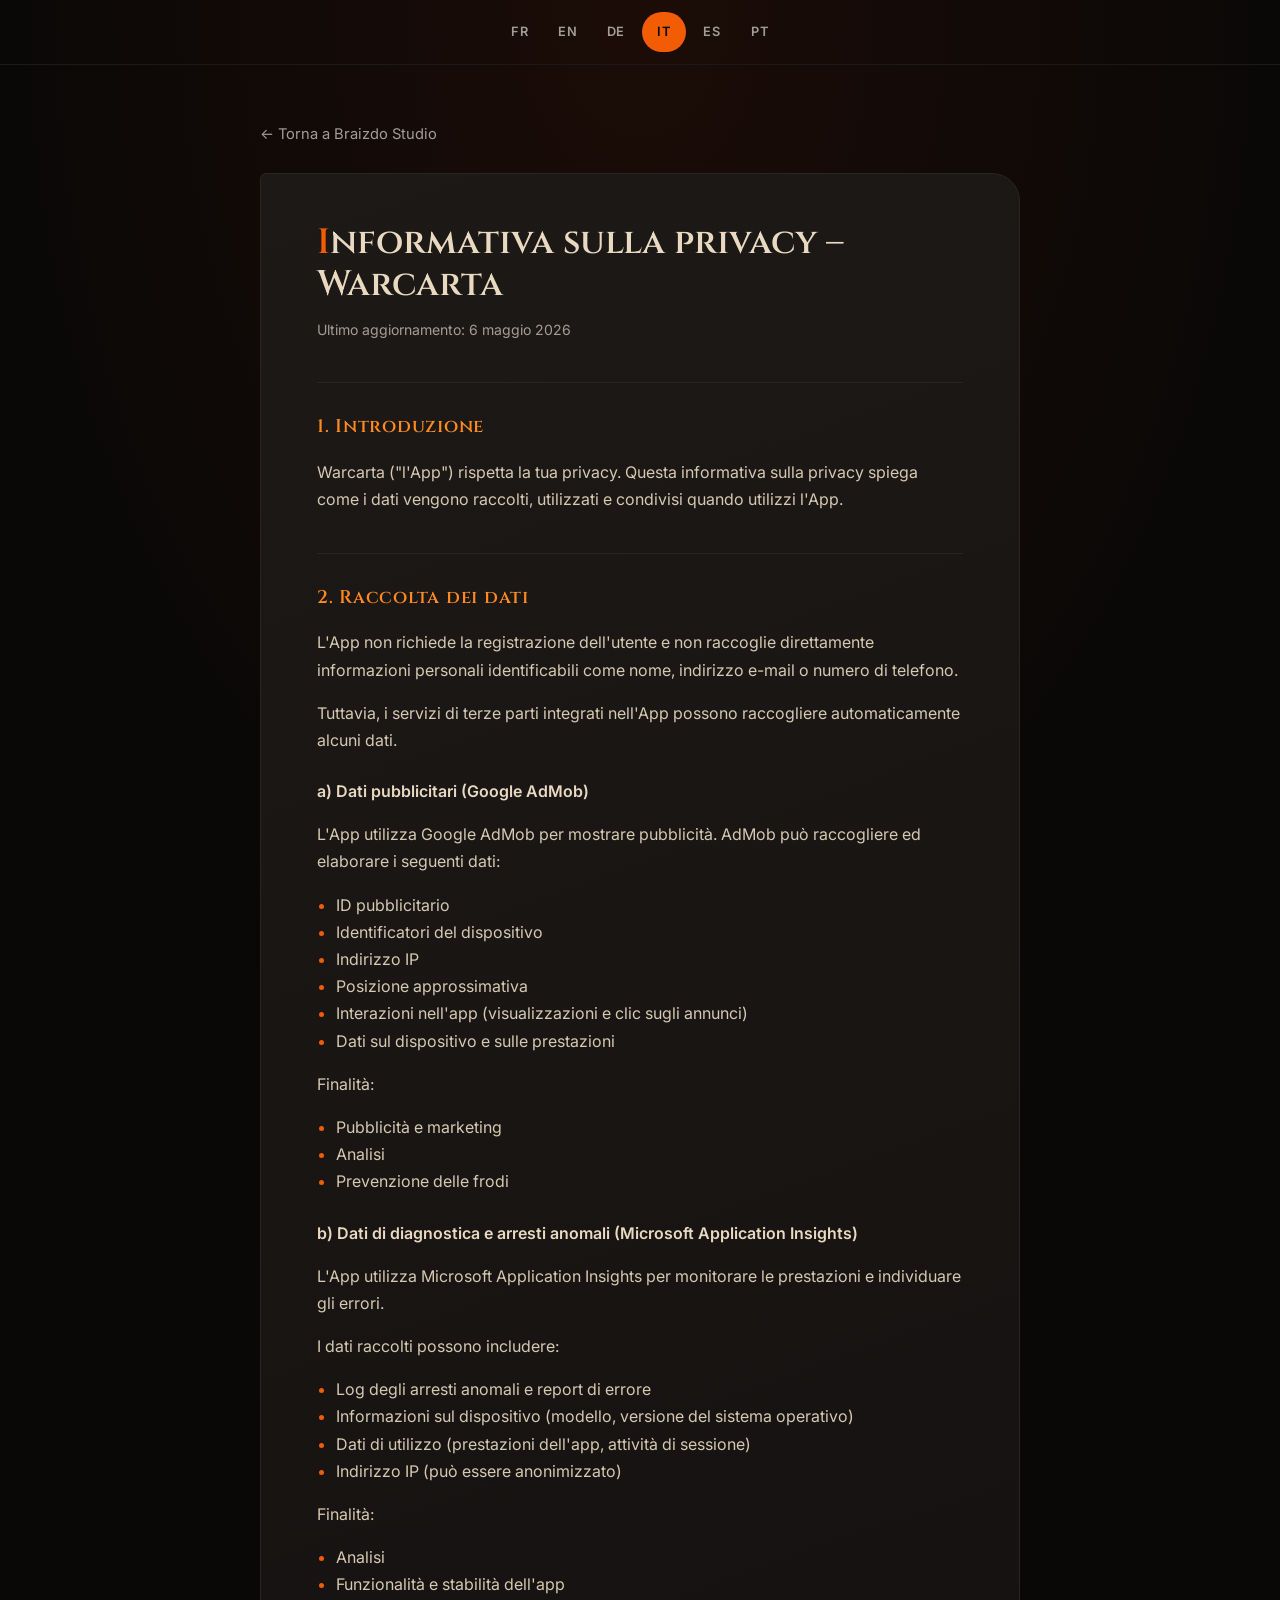
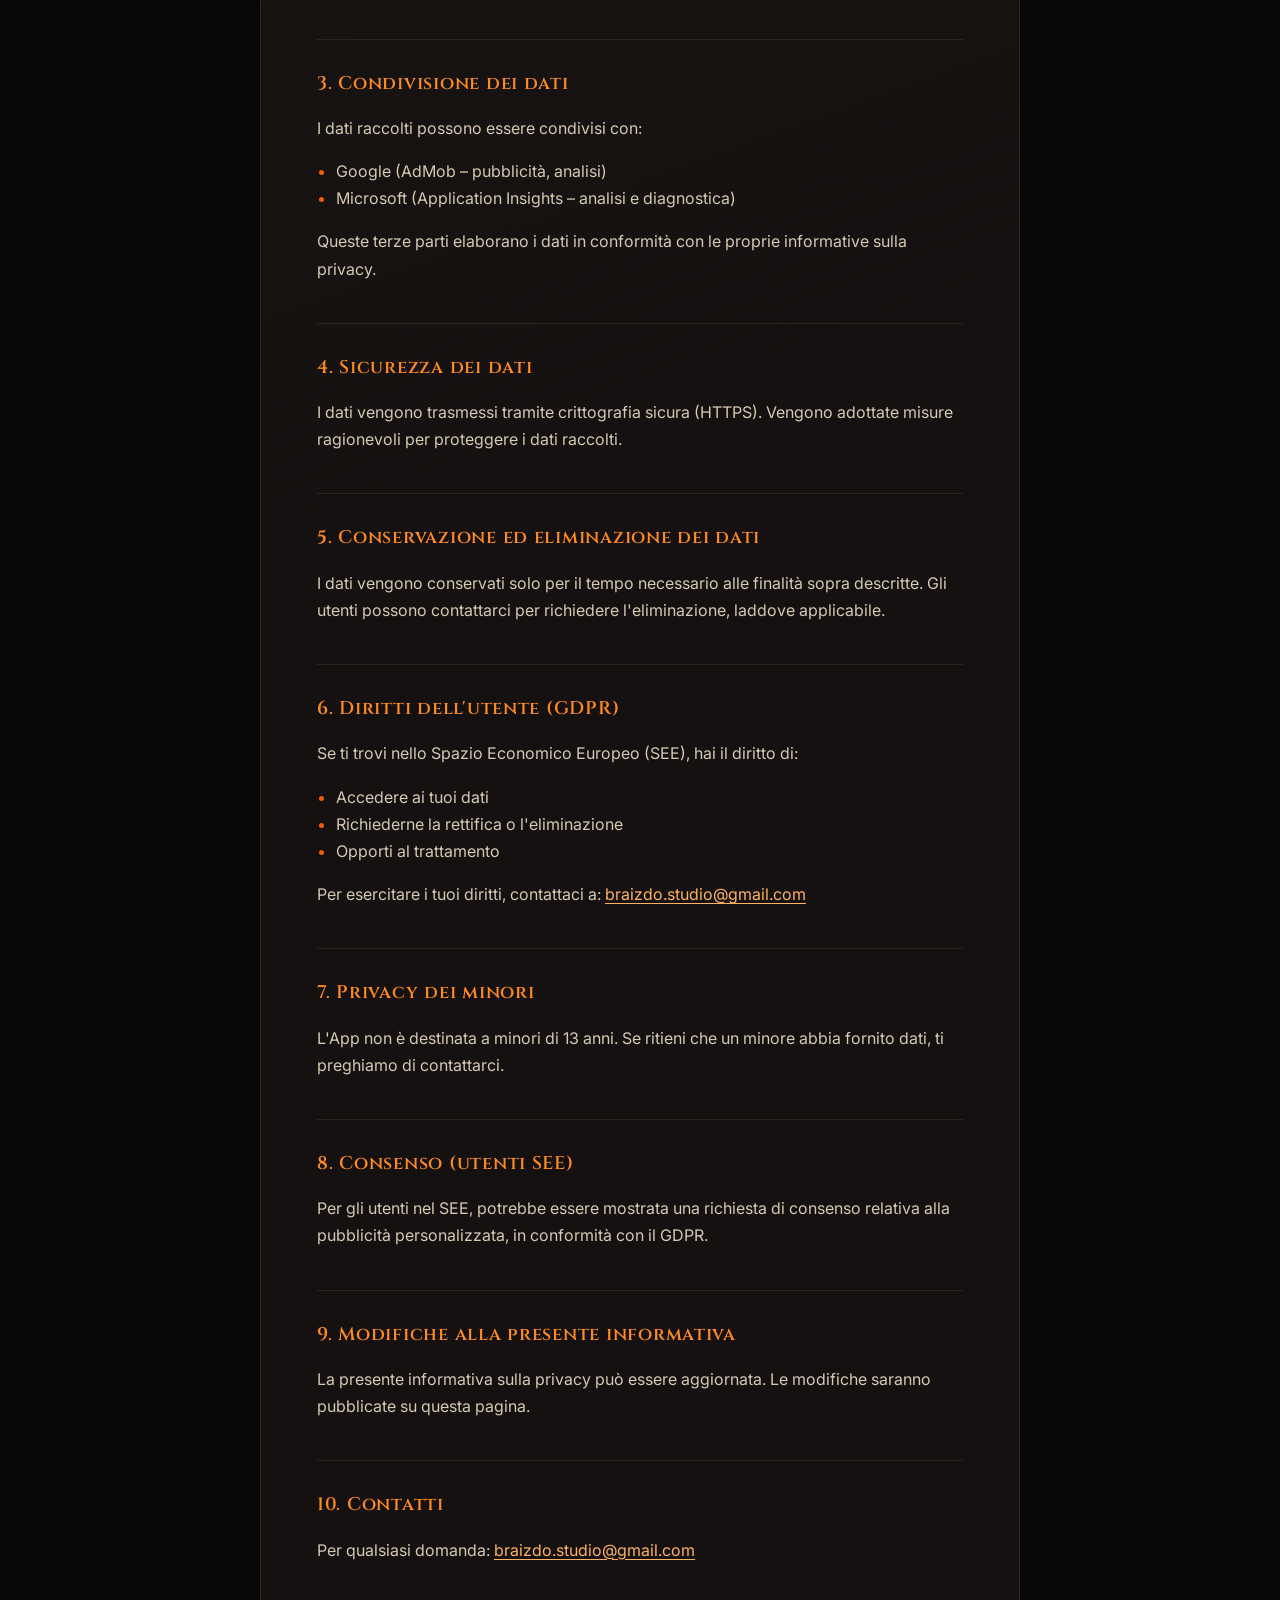
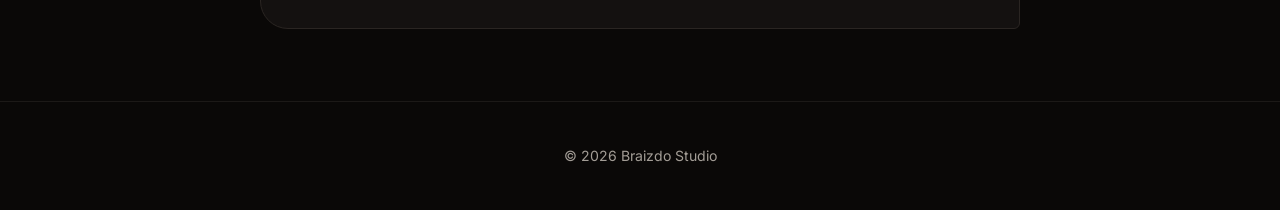
<file: it/privacy/warcarta.html>
<!DOCTYPE html>
<html lang="it">
<head>
<meta charset="UTF-8">
<meta name="viewport" content="width=device-width, initial-scale=1.0">
<meta name="theme-color" content="#0A0807">
<title>Informativa sulla privacy – Warcarta | Braizdo Studio</title>
<meta name="description" content="Informativa sulla privacy per il gioco mobile Warcarta di Braizdo Studio.">
<link rel="canonical" href="https://braizdostudio-prog.github.io/it/privacy/warcarta.html">
<link rel="icon" type="image/png" href="../../assets/mark-180.png">
<link rel="apple-touch-icon" href="../../assets/mark-180.png">
<link rel="alternate" hreflang="fr" href="https://braizdostudio-prog.github.io/fr/privacy/warcarta.html">
<link rel="alternate" hreflang="en" href="https://braizdostudio-prog.github.io/en/privacy/warcarta.html">
<link rel="alternate" hreflang="de" href="https://braizdostudio-prog.github.io/de/privacy/warcarta.html">
<link rel="alternate" hreflang="it" href="https://braizdostudio-prog.github.io/it/privacy/warcarta.html">
<link rel="alternate" hreflang="es" href="https://braizdostudio-prog.github.io/es/privacy/warcarta.html">
<link rel="alternate" hreflang="pt" href="https://braizdostudio-prog.github.io/pt/privacy/warcarta.html">
<link rel="alternate" hreflang="x-default" href="https://braizdostudio-prog.github.io/en/privacy/warcarta.html">
<link rel="preconnect" href="https://fonts.googleapis.com">
<link rel="preconnect" href="https://fonts.gstatic.com" crossorigin>
<link href="https://fonts.googleapis.com/css2?family=Cinzel:wght@600&family=Inter:wght@400;500;600&display=swap" rel="stylesheet">
<link rel="stylesheet" href="../../assets/css/privacy.css">
</head>
<body>

<div class="topbar">
  <nav class="lang-switch" aria-label="Lingua">
    <a href="../../fr/privacy/warcarta.html">FR</a>
    <a href="../../en/privacy/warcarta.html">EN</a>
    <a href="../../de/privacy/warcarta.html">DE</a>
    <a href="warcarta.html" aria-current="page">IT</a>
    <a href="../../es/privacy/warcarta.html">ES</a>
    <a href="../../pt/privacy/warcarta.html">PT</a>
  </nav>
</div>

<main>
  <div class="doc">
    <a class="back" href="../">&larr; Torna a Braizdo Studio</a>
    <div class="card">
      <h1>Informativa sulla privacy – Warcarta</h1>
      <p class="updated">Ultimo aggiornamento: 6 maggio 2026</p>

      <h2>1. Introduzione</h2>
      <p>Warcarta ("l'App") rispetta la tua privacy. Questa informativa sulla privacy spiega come i dati vengono raccolti, utilizzati e condivisi quando utilizzi l'App.</p>

      <h2>2. Raccolta dei dati</h2>
      <p>L'App non richiede la registrazione dell'utente e non raccoglie direttamente informazioni personali identificabili come nome, indirizzo e-mail o numero di telefono.</p>
      <p>Tuttavia, i servizi di terze parti integrati nell'App possono raccogliere automaticamente alcuni dati.</p>

      <h3>a) Dati pubblicitari (Google AdMob)</h3>
      <p>L'App utilizza Google AdMob per mostrare pubblicità. AdMob può raccogliere ed elaborare i seguenti dati:</p>
      <ul>
        <li>ID pubblicitario</li>
        <li>Identificatori del dispositivo</li>
        <li>Indirizzo IP</li>
        <li>Posizione approssimativa</li>
        <li>Interazioni nell'app (visualizzazioni e clic sugli annunci)</li>
        <li>Dati sul dispositivo e sulle prestazioni</li>
      </ul>
      <p>Finalità:</p>
      <ul>
        <li>Pubblicità e marketing</li>
        <li>Analisi</li>
        <li>Prevenzione delle frodi</li>
      </ul>

      <h3>b) Dati di diagnostica e arresti anomali (Microsoft Application Insights)</h3>
      <p>L'App utilizza Microsoft Application Insights per monitorare le prestazioni e individuare gli errori.</p>
      <p>I dati raccolti possono includere:</p>
      <ul>
        <li>Log degli arresti anomali e report di errore</li>
        <li>Informazioni sul dispositivo (modello, versione del sistema operativo)</li>
        <li>Dati di utilizzo (prestazioni dell'app, attività di sessione)</li>
        <li>Indirizzo IP (può essere anonimizzato)</li>
      </ul>
      <p>Finalità:</p>
      <ul>
        <li>Analisi</li>
        <li>Funzionalità e stabilità dell'app</li>
      </ul>

      <h2>3. Condivisione dei dati</h2>
      <p>I dati raccolti possono essere condivisi con:</p>
      <ul>
        <li>Google (AdMob – pubblicità, analisi)</li>
        <li>Microsoft (Application Insights – analisi e diagnostica)</li>
      </ul>
      <p>Queste terze parti elaborano i dati in conformità con le proprie informative sulla privacy.</p>

      <h2>4. Sicurezza dei dati</h2>
      <p>I dati vengono trasmessi tramite crittografia sicura (HTTPS). Vengono adottate misure ragionevoli per proteggere i dati raccolti.</p>

      <h2>5. Conservazione ed eliminazione dei dati</h2>
      <p>I dati vengono conservati solo per il tempo necessario alle finalità sopra descritte. Gli utenti possono contattarci per richiedere l'eliminazione, laddove applicabile.</p>

      <h2>6. Diritti dell'utente (GDPR)</h2>
      <p>Se ti trovi nello Spazio Economico Europeo (SEE), hai il diritto di:</p>
      <ul>
        <li>Accedere ai tuoi dati</li>
        <li>Richiederne la rettifica o l'eliminazione</li>
        <li>Opporti al trattamento</li>
      </ul>
      <p>Per esercitare i tuoi diritti, contattaci a: <a href="mailto:braizdo.studio@gmail.com">braizdo.studio@gmail.com</a></p>

      <h2>7. Privacy dei minori</h2>
      <p>L'App non è destinata a minori di 13 anni. Se ritieni che un minore abbia fornito dati, ti preghiamo di contattarci.</p>

      <h2>8. Consenso (utenti SEE)</h2>
      <p>Per gli utenti nel SEE, potrebbe essere mostrata una richiesta di consenso relativa alla pubblicità personalizzata, in conformità con il GDPR.</p>

      <h2>9. Modifiche alla presente informativa</h2>
      <p>La presente informativa sulla privacy può essere aggiornata. Le modifiche saranno pubblicate su questa pagina.</p>

      <h2>10. Contatti</h2>
      <p>Per qualsiasi domanda: <a href="mailto:braizdo.studio@gmail.com">braizdo.studio@gmail.com</a></p>
    </div>
  </div>
</main>

<footer>
  <p>&copy; 2026 Braizdo Studio</p>
</footer>

</body>
</html>
</file>
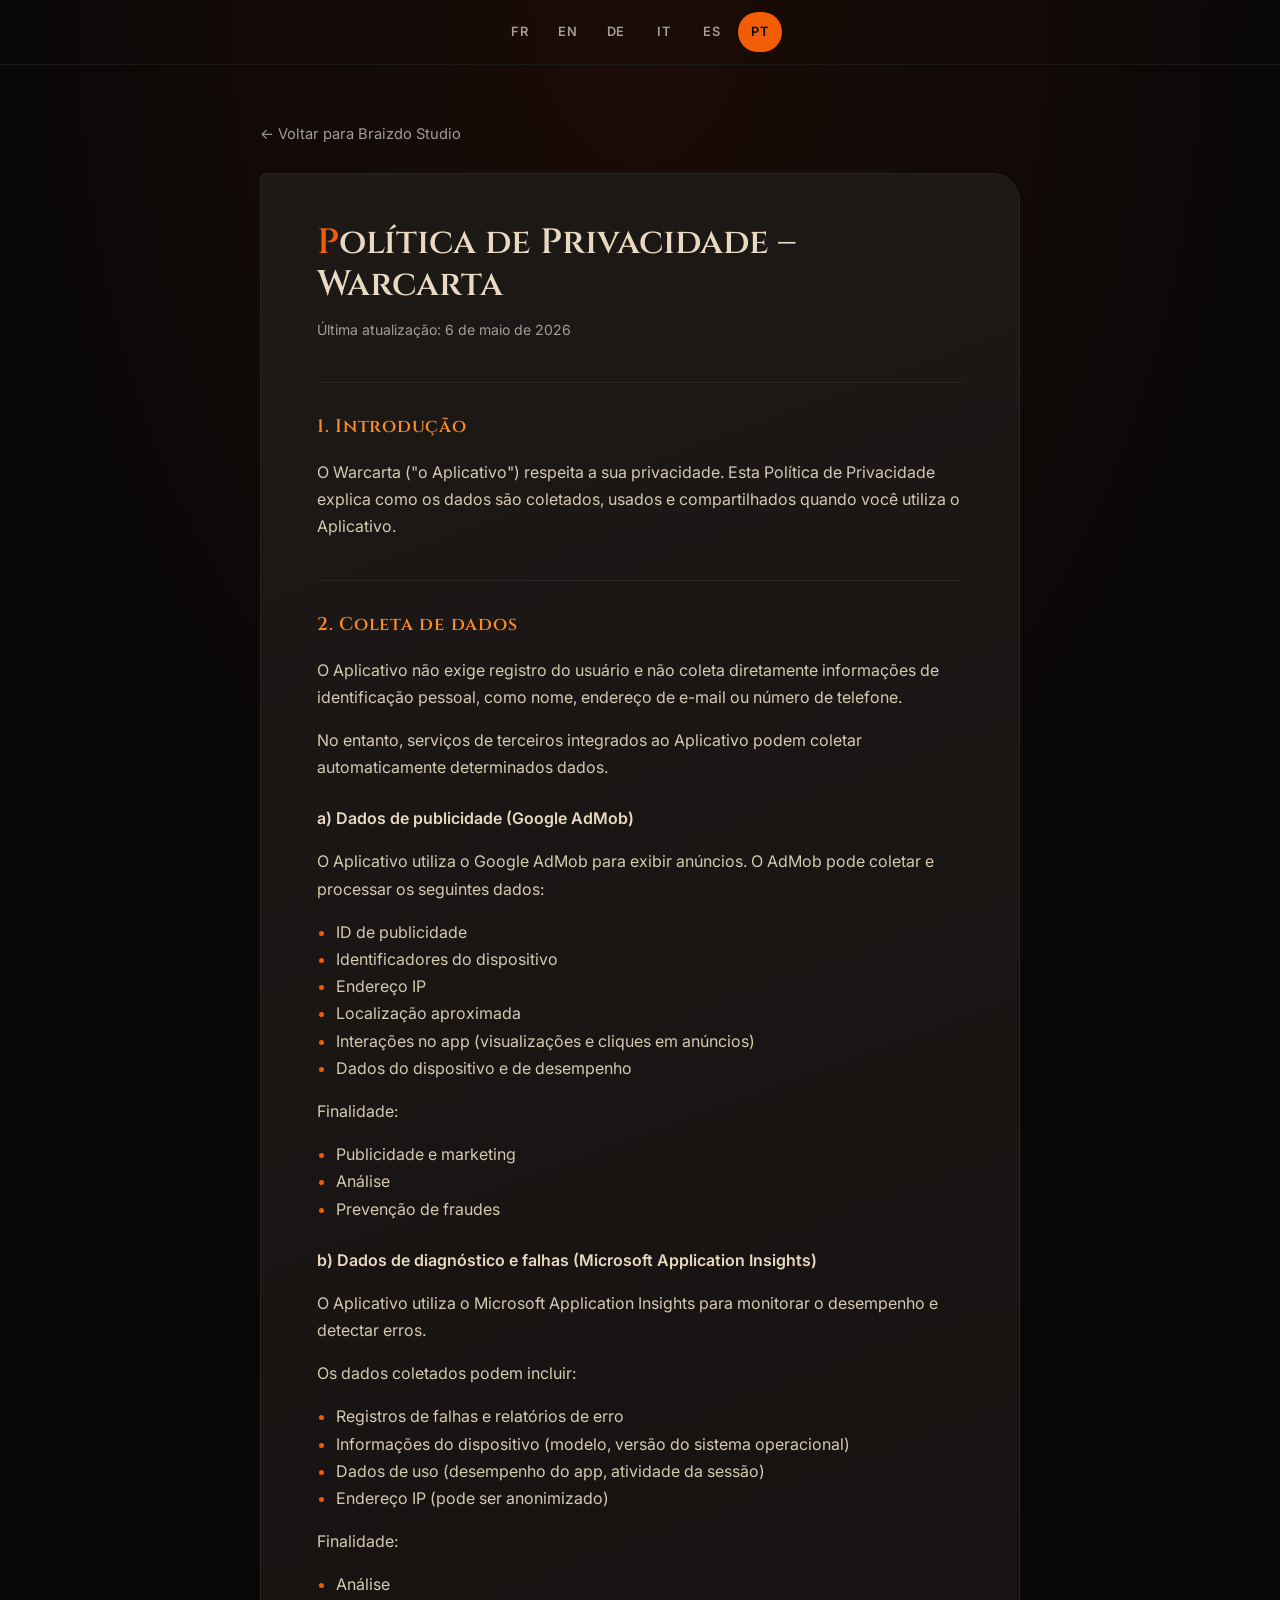
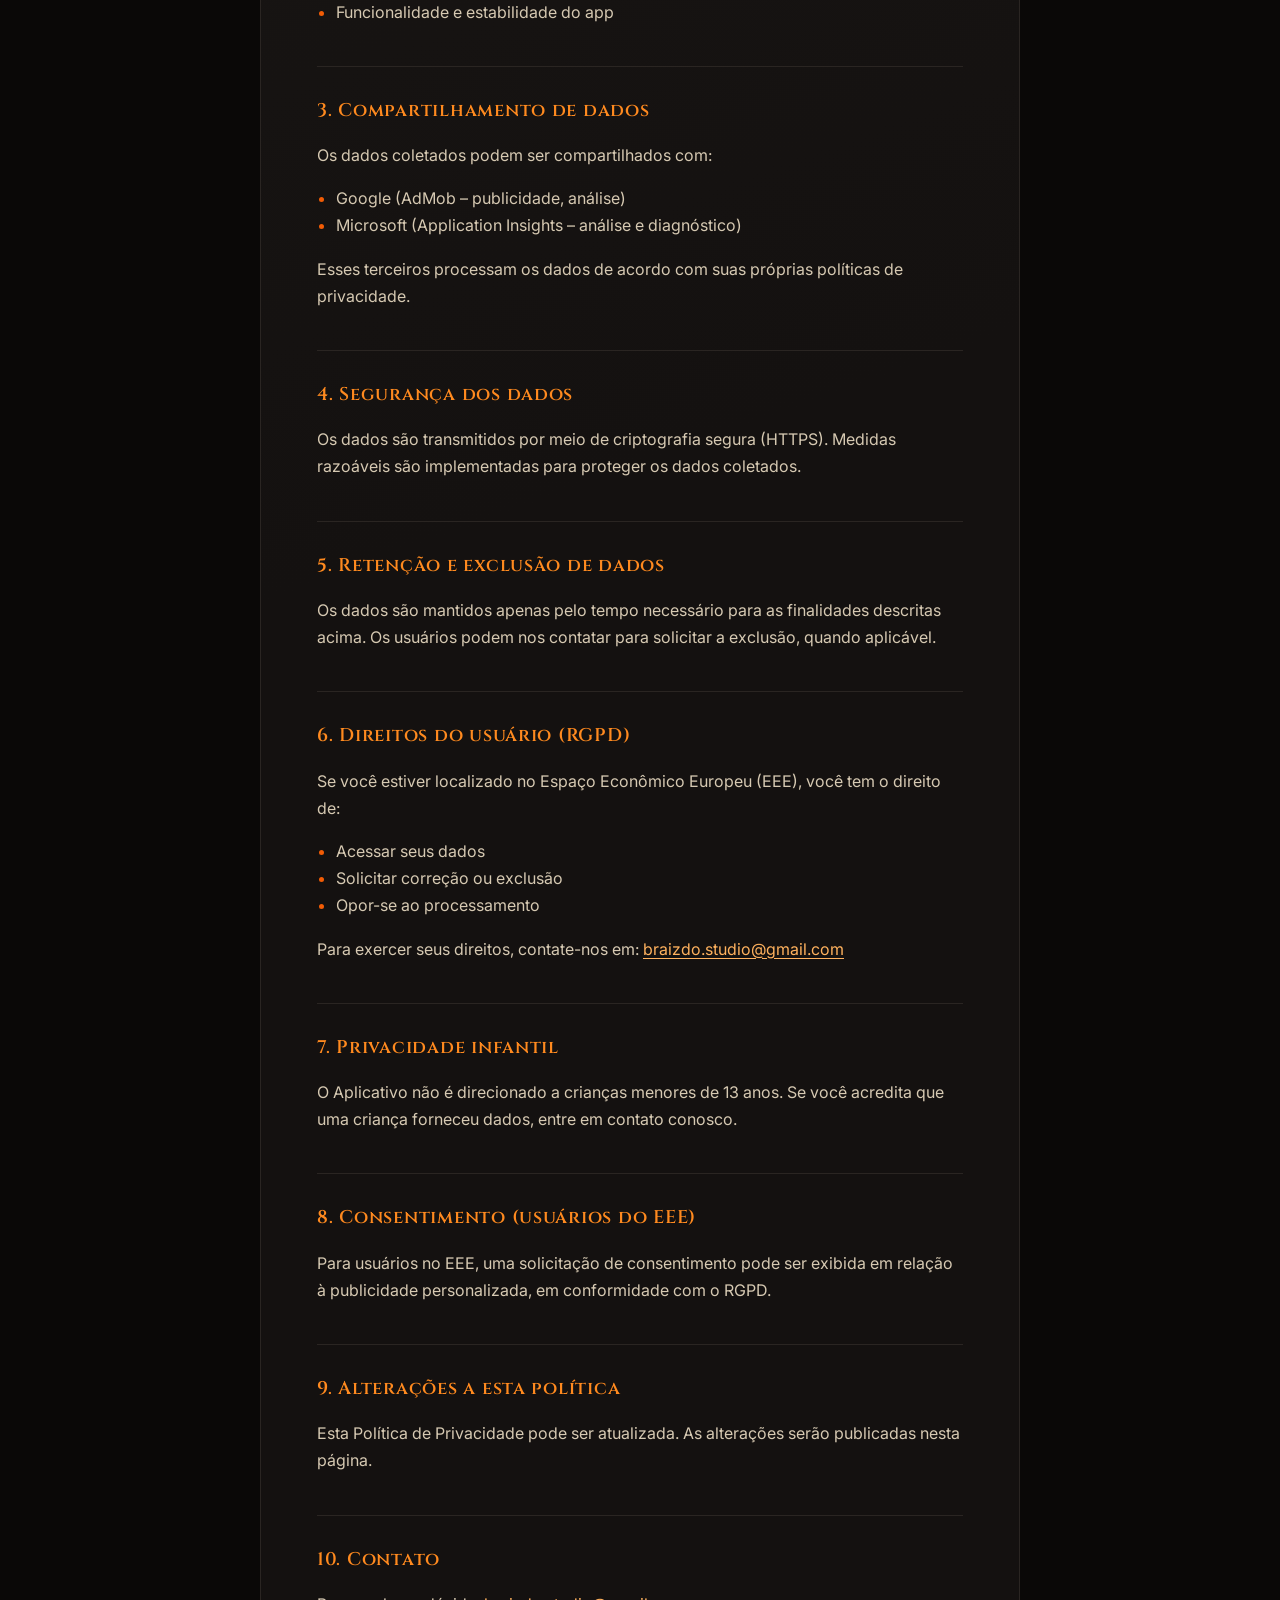
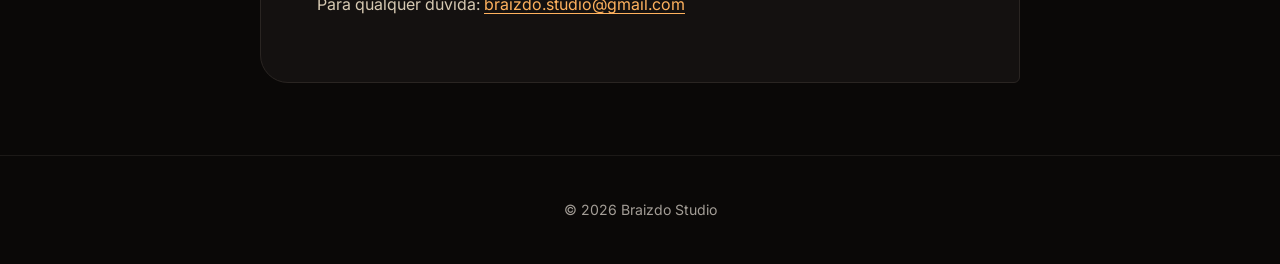
<file: pt/privacy/warcarta.html>
<!DOCTYPE html>
<html lang="pt">
<head>
<meta charset="UTF-8">
<meta name="viewport" content="width=device-width, initial-scale=1.0">
<meta name="theme-color" content="#0A0807">
<title>Política de Privacidade – Warcarta | Braizdo Studio</title>
<meta name="description" content="Política de privacidade do jogo móvel Warcarta da Braizdo Studio.">
<link rel="canonical" href="https://braizdostudio-prog.github.io/pt/privacy/warcarta.html">
<link rel="icon" type="image/png" href="../../assets/mark-180.png">
<link rel="apple-touch-icon" href="../../assets/mark-180.png">
<link rel="alternate" hreflang="fr" href="https://braizdostudio-prog.github.io/fr/privacy/warcarta.html">
<link rel="alternate" hreflang="en" href="https://braizdostudio-prog.github.io/en/privacy/warcarta.html">
<link rel="alternate" hreflang="de" href="https://braizdostudio-prog.github.io/de/privacy/warcarta.html">
<link rel="alternate" hreflang="it" href="https://braizdostudio-prog.github.io/it/privacy/warcarta.html">
<link rel="alternate" hreflang="es" href="https://braizdostudio-prog.github.io/es/privacy/warcarta.html">
<link rel="alternate" hreflang="pt" href="https://braizdostudio-prog.github.io/pt/privacy/warcarta.html">
<link rel="alternate" hreflang="x-default" href="https://braizdostudio-prog.github.io/en/privacy/warcarta.html">
<link rel="preconnect" href="https://fonts.googleapis.com">
<link rel="preconnect" href="https://fonts.gstatic.com" crossorigin>
<link href="https://fonts.googleapis.com/css2?family=Cinzel:wght@600&family=Inter:wght@400;500;600&display=swap" rel="stylesheet">
<link rel="stylesheet" href="../../assets/css/privacy.css">
</head>
<body>

<div class="topbar">
  <nav class="lang-switch" aria-label="Idioma">
    <a href="../../fr/privacy/warcarta.html">FR</a>
    <a href="../../en/privacy/warcarta.html">EN</a>
    <a href="../../de/privacy/warcarta.html">DE</a>
    <a href="../../it/privacy/warcarta.html">IT</a>
    <a href="../../es/privacy/warcarta.html">ES</a>
    <a href="warcarta.html" aria-current="page">PT</a>
  </nav>
</div>

<main>
  <div class="doc">
    <a class="back" href="../">&larr; Voltar para Braizdo Studio</a>
    <div class="card">
      <h1>Política de Privacidade – Warcarta</h1>
      <p class="updated">Última atualização: 6 de maio de 2026</p>

      <h2>1. Introdução</h2>
      <p>O Warcarta ("o Aplicativo") respeita a sua privacidade. Esta Política de Privacidade explica como os dados são coletados, usados e compartilhados quando você utiliza o Aplicativo.</p>

      <h2>2. Coleta de dados</h2>
      <p>O Aplicativo não exige registro do usuário e não coleta diretamente informações de identificação pessoal, como nome, endereço de e-mail ou número de telefone.</p>
      <p>No entanto, serviços de terceiros integrados ao Aplicativo podem coletar automaticamente determinados dados.</p>

      <h3>a) Dados de publicidade (Google AdMob)</h3>
      <p>O Aplicativo utiliza o Google AdMob para exibir anúncios. O AdMob pode coletar e processar os seguintes dados:</p>
      <ul>
        <li>ID de publicidade</li>
        <li>Identificadores do dispositivo</li>
        <li>Endereço IP</li>
        <li>Localização aproximada</li>
        <li>Interações no app (visualizações e cliques em anúncios)</li>
        <li>Dados do dispositivo e de desempenho</li>
      </ul>
      <p>Finalidade:</p>
      <ul>
        <li>Publicidade e marketing</li>
        <li>Análise</li>
        <li>Prevenção de fraudes</li>
      </ul>

      <h3>b) Dados de diagnóstico e falhas (Microsoft Application Insights)</h3>
      <p>O Aplicativo utiliza o Microsoft Application Insights para monitorar o desempenho e detectar erros.</p>
      <p>Os dados coletados podem incluir:</p>
      <ul>
        <li>Registros de falhas e relatórios de erro</li>
        <li>Informações do dispositivo (modelo, versão do sistema operacional)</li>
        <li>Dados de uso (desempenho do app, atividade da sessão)</li>
        <li>Endereço IP (pode ser anonimizado)</li>
      </ul>
      <p>Finalidade:</p>
      <ul>
        <li>Análise</li>
        <li>Funcionalidade e estabilidade do app</li>
      </ul>

      <h2>3. Compartilhamento de dados</h2>
      <p>Os dados coletados podem ser compartilhados com:</p>
      <ul>
        <li>Google (AdMob – publicidade, análise)</li>
        <li>Microsoft (Application Insights – análise e diagnóstico)</li>
      </ul>
      <p>Esses terceiros processam os dados de acordo com suas próprias políticas de privacidade.</p>

      <h2>4. Segurança dos dados</h2>
      <p>Os dados são transmitidos por meio de criptografia segura (HTTPS). Medidas razoáveis são implementadas para proteger os dados coletados.</p>

      <h2>5. Retenção e exclusão de dados</h2>
      <p>Os dados são mantidos apenas pelo tempo necessário para as finalidades descritas acima. Os usuários podem nos contatar para solicitar a exclusão, quando aplicável.</p>

      <h2>6. Direitos do usuário (RGPD)</h2>
      <p>Se você estiver localizado no Espaço Econômico Europeu (EEE), você tem o direito de:</p>
      <ul>
        <li>Acessar seus dados</li>
        <li>Solicitar correção ou exclusão</li>
        <li>Opor-se ao processamento</li>
      </ul>
      <p>Para exercer seus direitos, contate-nos em: <a href="mailto:braizdo.studio@gmail.com">braizdo.studio@gmail.com</a></p>

      <h2>7. Privacidade infantil</h2>
      <p>O Aplicativo não é direcionado a crianças menores de 13 anos. Se você acredita que uma criança forneceu dados, entre em contato conosco.</p>

      <h2>8. Consentimento (usuários do EEE)</h2>
      <p>Para usuários no EEE, uma solicitação de consentimento pode ser exibida em relação à publicidade personalizada, em conformidade com o RGPD.</p>

      <h2>9. Alterações a esta política</h2>
      <p>Esta Política de Privacidade pode ser atualizada. As alterações serão publicadas nesta página.</p>

      <h2>10. Contato</h2>
      <p>Para qualquer dúvida: <a href="mailto:braizdo.studio@gmail.com">braizdo.studio@gmail.com</a></p>
    </div>
  </div>
</main>

<footer>
  <p>&copy; 2026 Braizdo Studio</p>
</footer>

</body>
</html>
</file>
<file: assets/css/privacy.css>
/* Pages de confidentialité — "Encre & Braise", version sobre et lisible */

:root {
  --ink-950: #0A0807;
  --ink-850: #141110;
  --ink-800: #1C1917;
  --ink-700: #2A2522;
  --ink-600: #57514C;
  --paper: #E8D9C0;
  --paper-dim: #D6C9B2;
  --stone: #A39D96;
  --ember-300: #FFB25E;
  --ember-400: #FF8A1F;
  --ember-500: #F25C05;

  --font-display: 'Cinzel', 'Times New Roman', serif;
  --font-body: 'Inter', system-ui, -apple-system, sans-serif;

  color-scheme: dark;
}

*, *::before, *::after { box-sizing: border-box; }

body {
  margin: 0;
  background:
    radial-gradient(ellipse 70% 40% at 50% 0%, rgba(184, 50, 4, 0.10), transparent 70%),
    var(--ink-950);
  color: var(--paper-dim);
  font-family: var(--font-body);
  font-size: 1rem;
  line-height: 1.7;
  -webkit-font-smoothing: antialiased;
}

:focus-visible {
  outline: 2px solid var(--ember-400);
  outline-offset: 3px;
  border-radius: 4px;
}

::selection { background: var(--ember-500); color: var(--ink-950); }

.topbar {
  border-bottom: 1px solid var(--ink-800);
  padding: 12px 0;
}

.lang-switch {
  display: flex;
  justify-content: center;
  gap: 4px;
  flex-wrap: wrap;
  max-width: 1080px;
  margin: 0 auto;
  padding: 0 16px;
}

.lang-switch a {
  display: inline-flex;
  align-items: center;
  justify-content: center;
  min-width: 44px;
  min-height: 40px;
  border-radius: 999px;
  font-size: 0.8rem;
  font-weight: 600;
  letter-spacing: 0.06em;
  text-decoration: none;
  color: var(--stone);
  transition: color 0.2s ease, background 0.2s ease;
}

.lang-switch a:hover { color: var(--paper); background: var(--ink-800); }

.lang-switch a[aria-current="page"] { color: var(--ink-950); background: var(--ember-500); }

main {
  display: flex;
  justify-content: center;
  padding: 48px 16px 72px;
}

.doc {
  width: 100%;
  max-width: 760px;
}

a.back {
  display: inline-flex;
  align-items: center;
  min-height: 44px;
  margin-bottom: 16px;
  color: var(--stone);
  text-decoration: none;
  font-size: 0.92rem;
  transition: color 0.2s ease;
}

a.back:hover { color: var(--ember-300); }

.card {
  background: linear-gradient(160deg, var(--ink-800), var(--ink-850) 60%);
  border: 1px solid var(--ink-700);
  border-radius: 6px 28px 6px 28px;
  padding: 32px 22px;
}

@media (min-width: 640px) { .card { padding: 48px 56px; } }

.card h1 {
  margin: 0 0 12px;
  font-family: var(--font-display);
  font-weight: 600;
  font-size: clamp(1.6rem, 4.5vw, 2.2rem);
  line-height: 1.2;
  color: var(--paper);
}

.card h1::first-letter { color: var(--ember-500); }

.card h2 {
  margin: 40px 0 12px;
  padding-top: 28px;
  border-top: 1px solid var(--ink-700);
  font-family: var(--font-display);
  font-weight: 600;
  font-size: 1.15rem;
  letter-spacing: 0.04em;
  color: var(--ember-400);
}

.card h3 {
  margin: 24px 0 8px;
  font-size: 1rem;
  font-weight: 600;
  color: var(--paper);
}

.card p, .card li { color: var(--paper-dim); }

.card ul { padding-left: 1.2em; }

.card li::marker { color: var(--ember-500); }

.card .updated {
  margin-top: 0;
  color: var(--stone);
  font-size: 0.88rem;
}

.card a {
  color: var(--ember-300);
  text-underline-offset: 3px;
}

footer {
  border-top: 1px solid var(--ink-800);
  padding: 28px 16px;
  text-align: center;
  color: var(--stone);
  font-size: 0.88rem;
}
</file>
